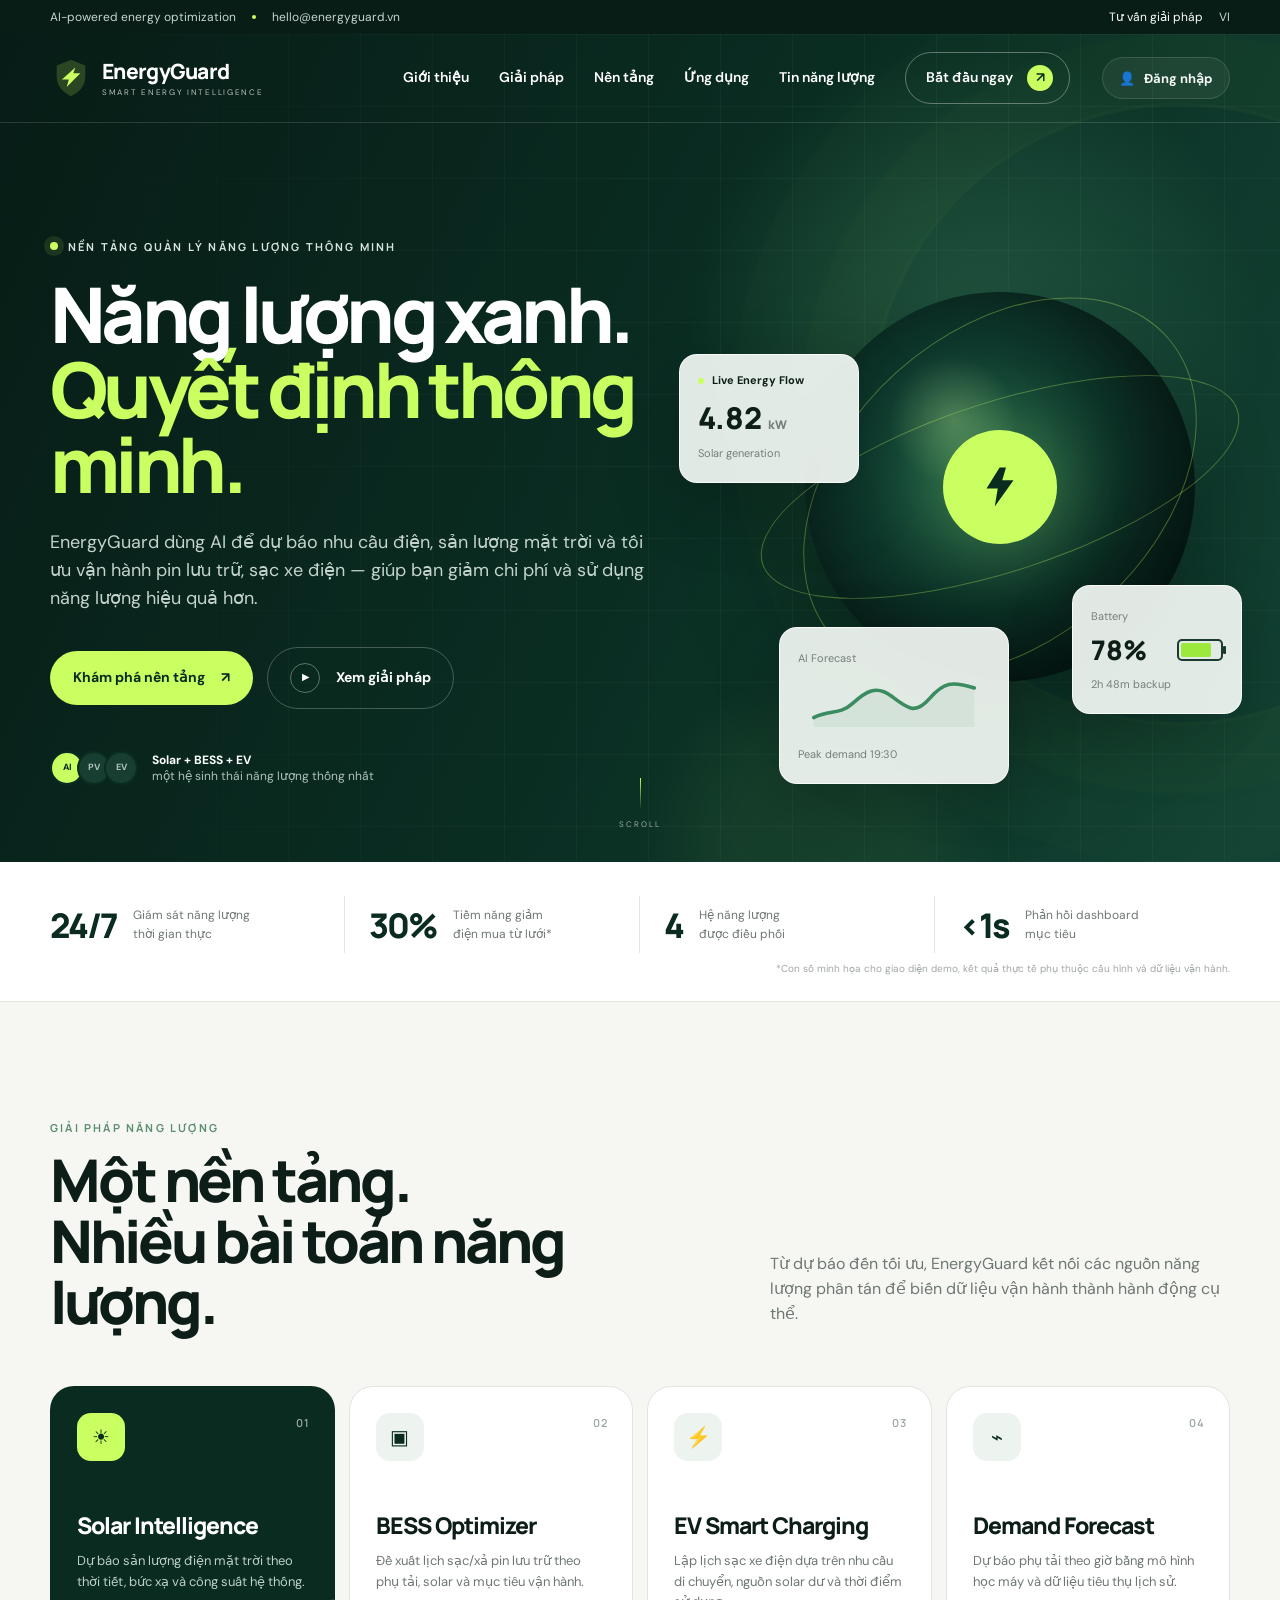
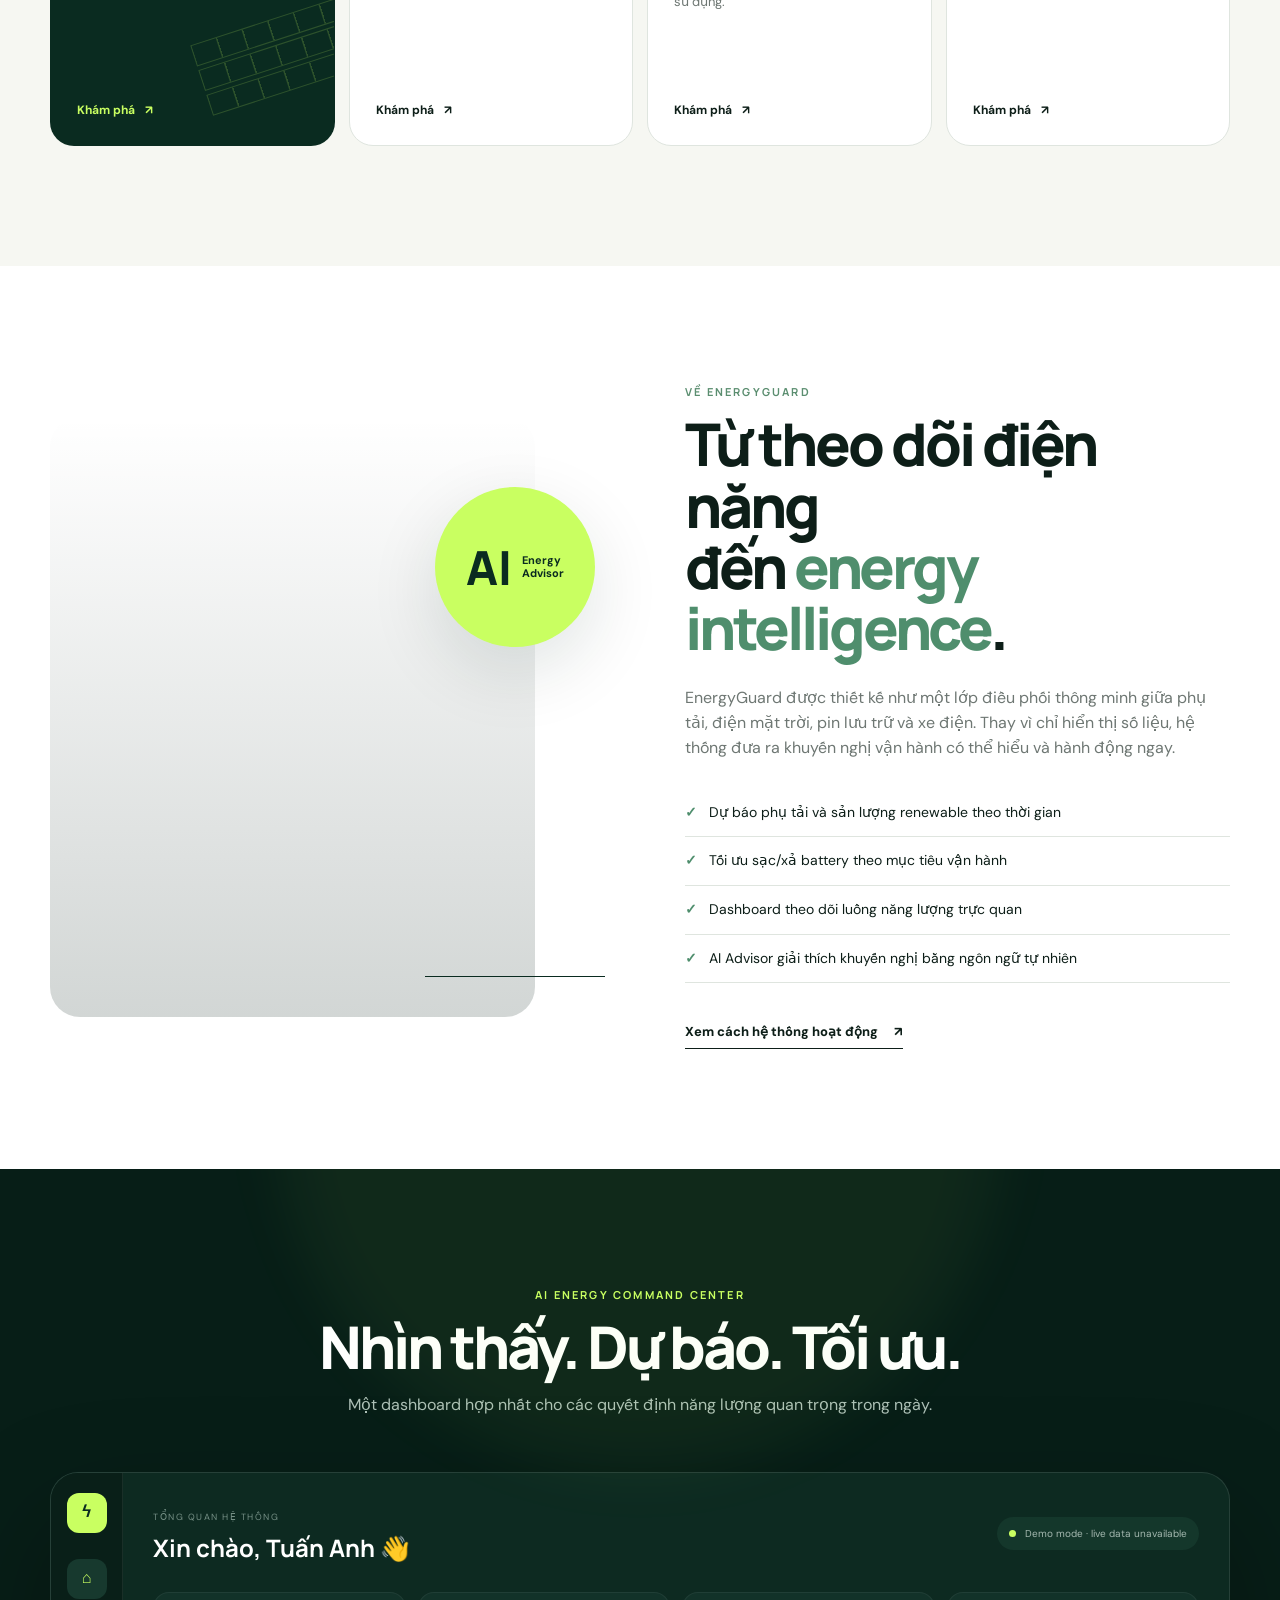
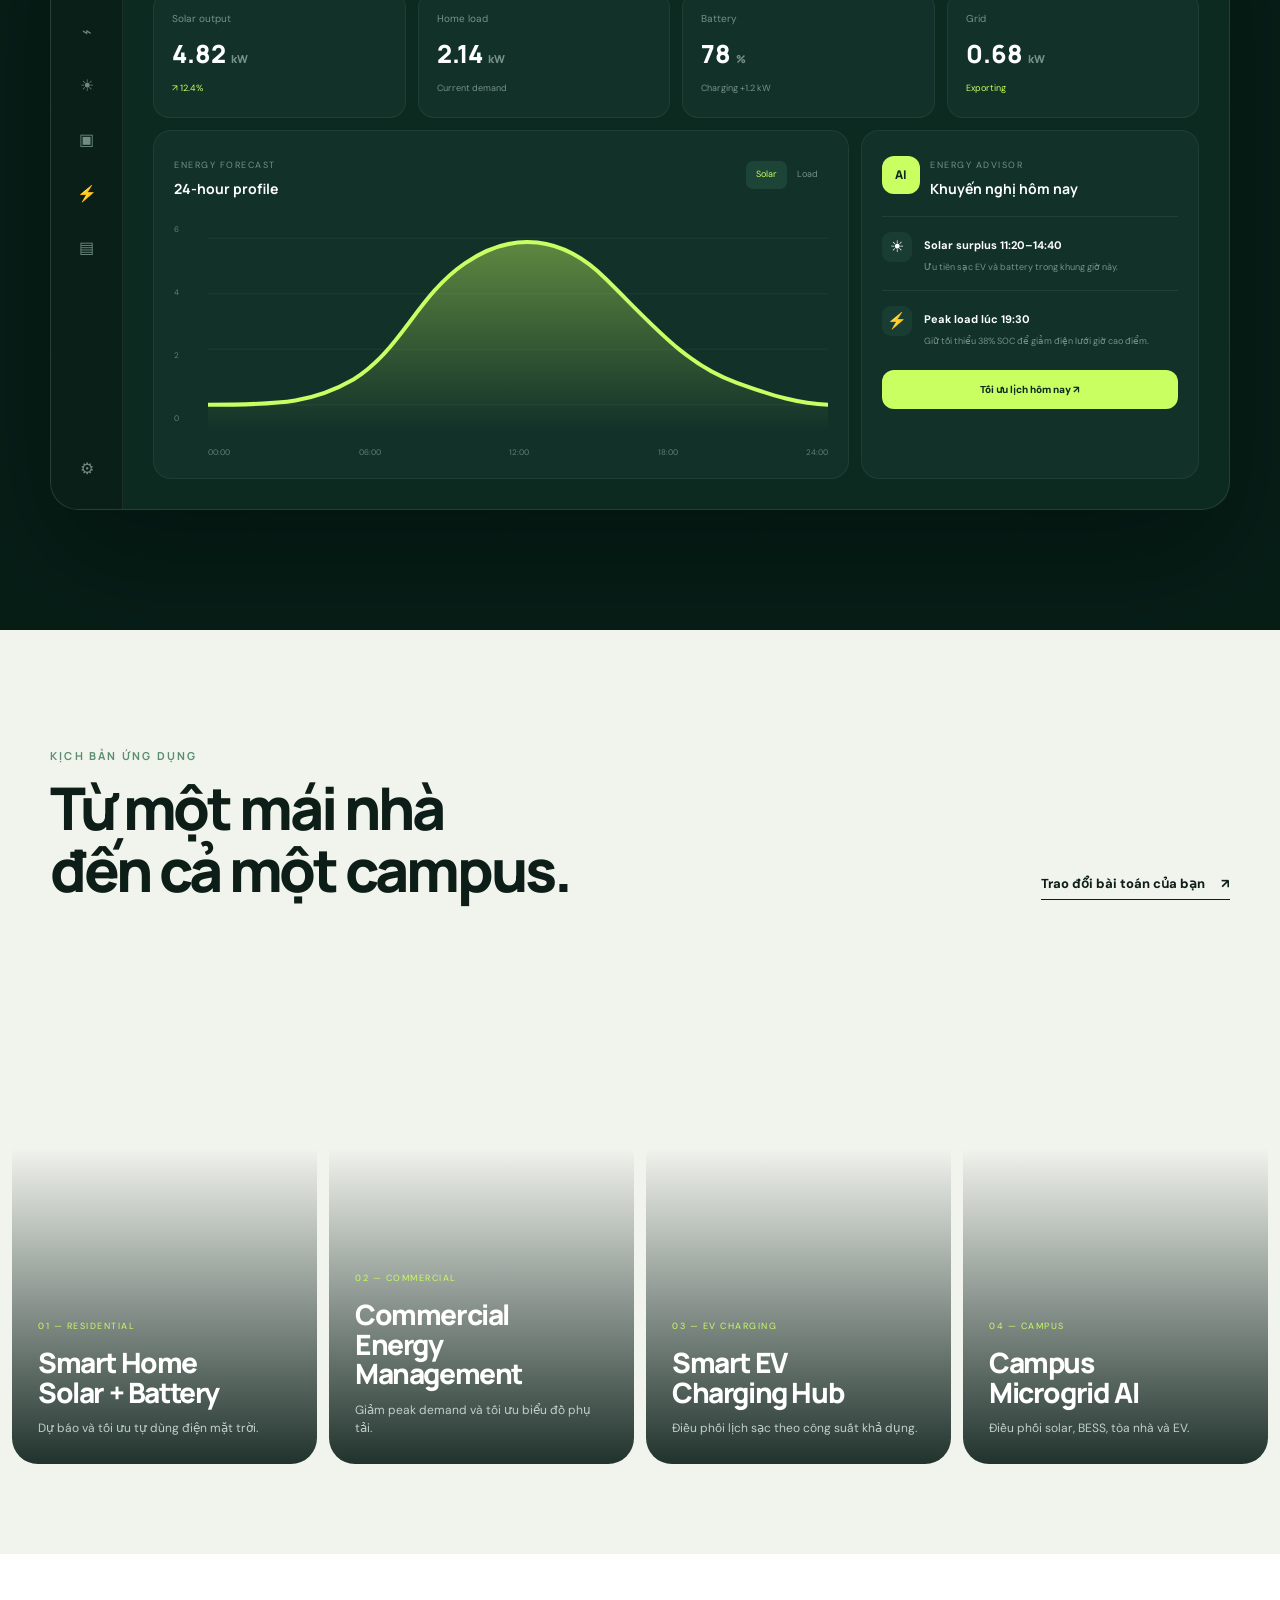
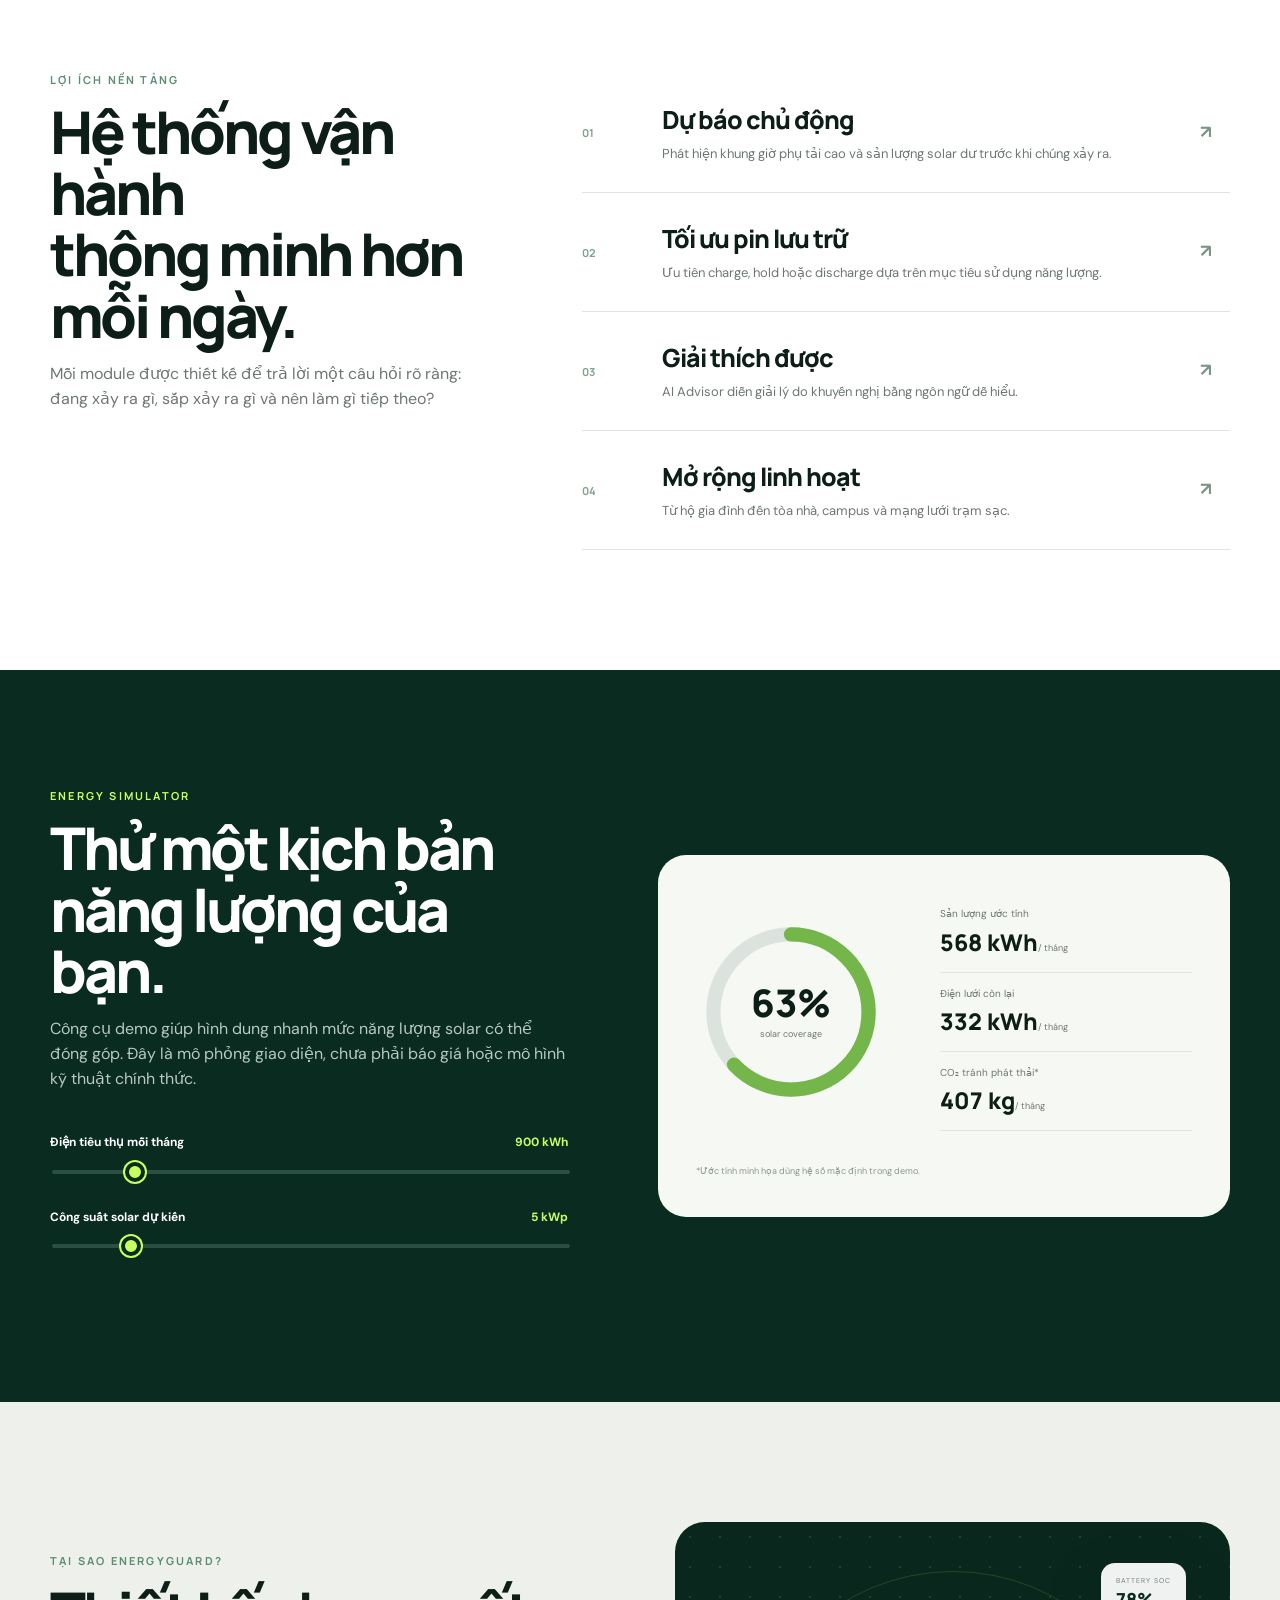
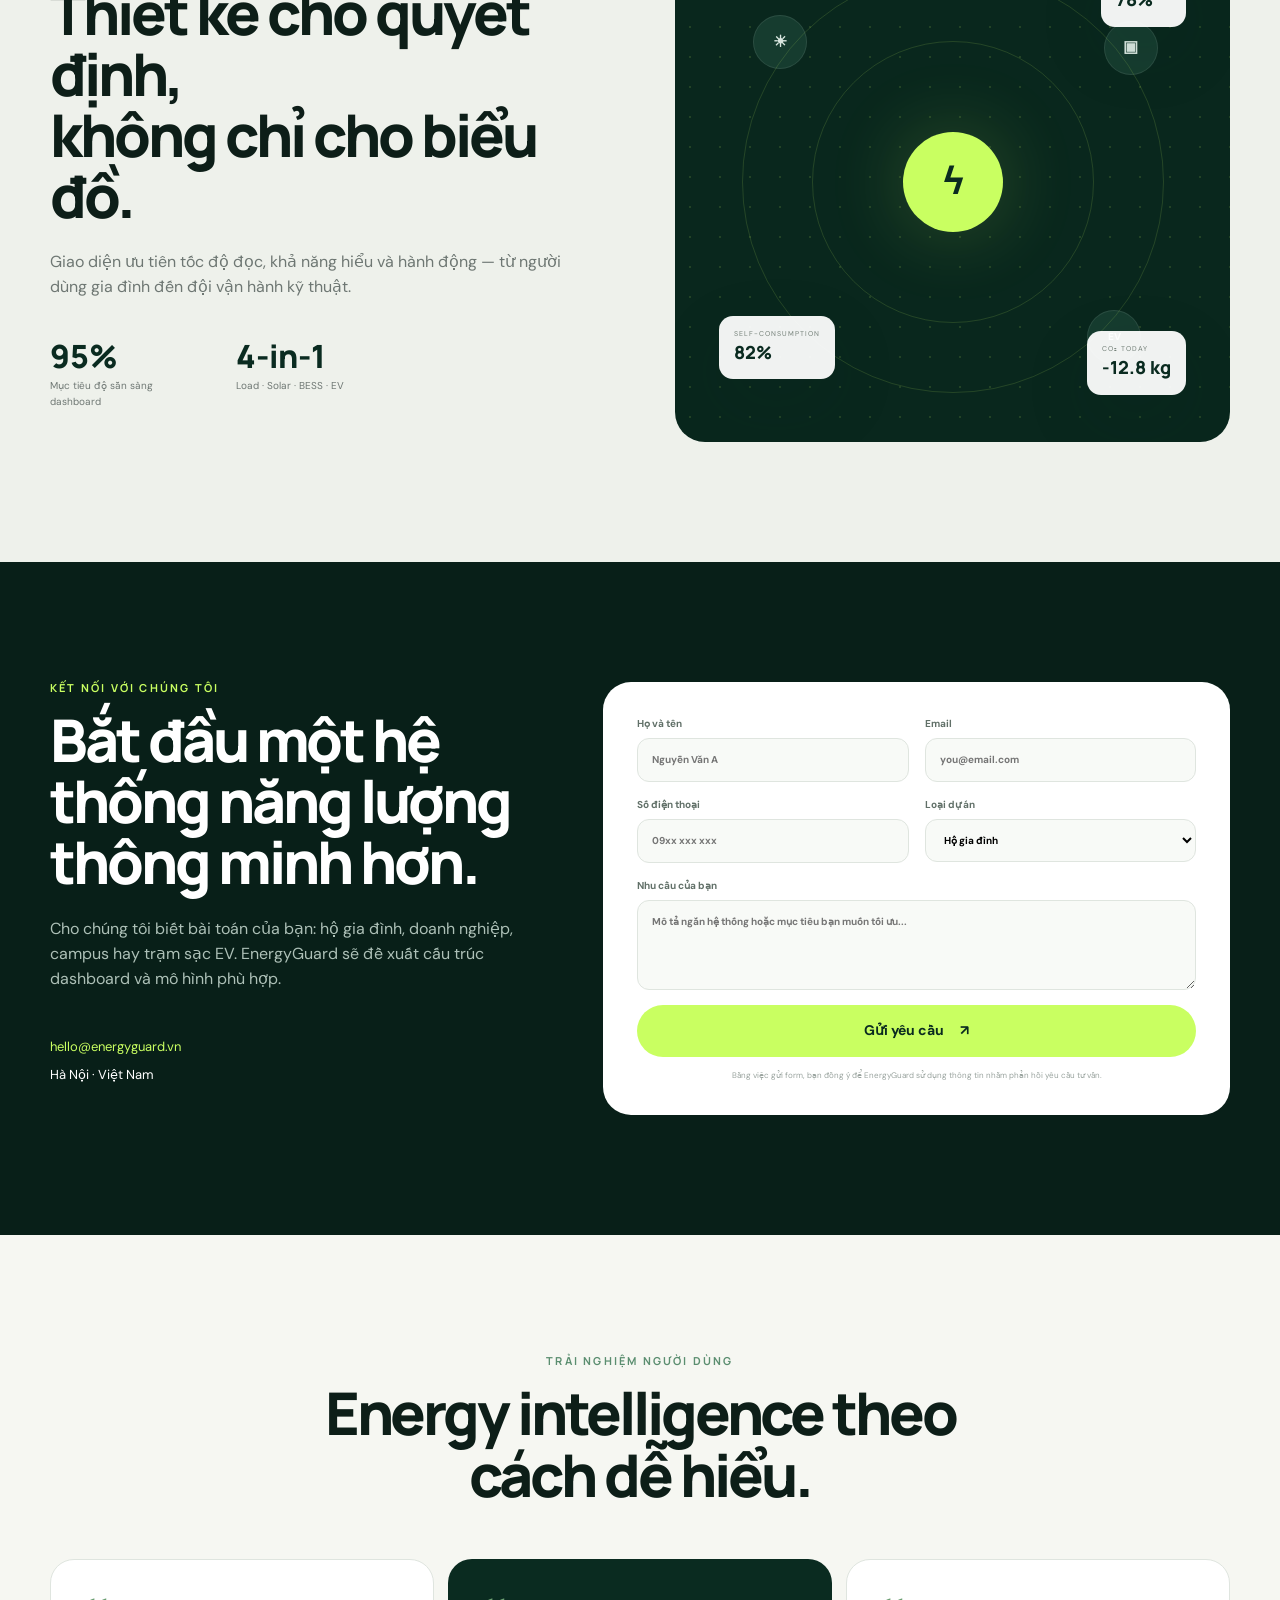
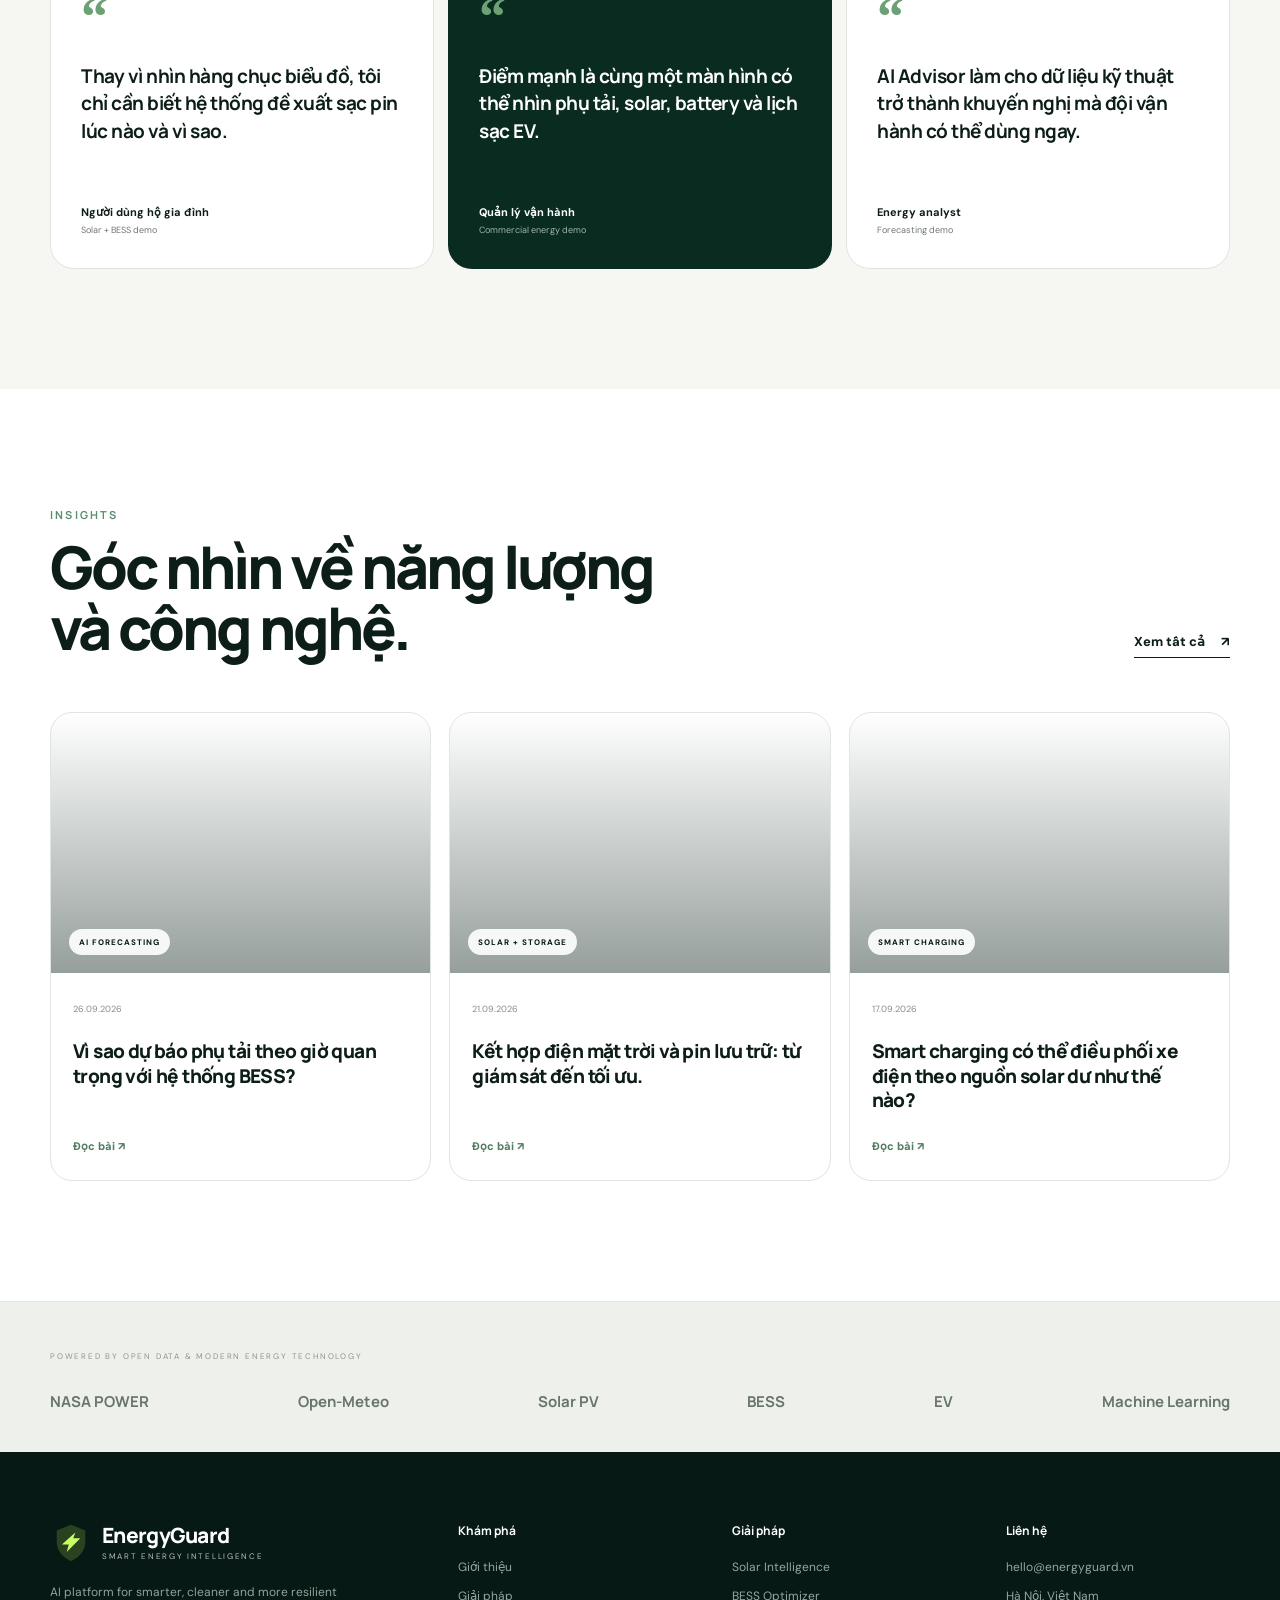
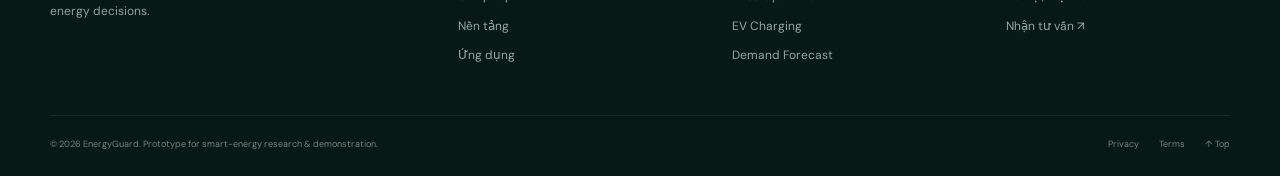
<file: index.html>
<!doctype html>
<html lang="vi">
<head>
  <meta charset="utf-8" />
  <meta name="viewport" content="width=device-width, initial-scale=1" />
  <meta name="theme-color" content="#09291e" />
  <meta name="description" content="EnergyGuard - Nền tảng AI dự báo, tối ưu và quản lý năng lượng thông minh cho gia đình, doanh nghiệp và trạm sạc EV." />
  <title>EnergyGuard — Smart Energy Intelligence</title>
  <link rel="preconnect" href="https://fonts.googleapis.com">
  <link rel="preconnect" href="https://fonts.gstatic.com" crossorigin>
  <link href="https://fonts.googleapis.com/css2?family=DM+Sans:wght@400;500;600;700&family=Manrope:wght@500;600;700;800&display=swap" rel="stylesheet">
  <link rel="stylesheet" href="styles.css" />
</head>
<body>
  <div class="cursor-glow" aria-hidden="true"></div>

  <header class="site-header" id="top">
    <div class="utility-bar">
      <div class="container utility-inner">
        <div class="utility-left">
          <span>AI-powered energy optimization</span>
          <span class="dot"></span>
          <a href="mailto:hello@energyguard.vn">hello@energyguard.vn</a>
        </div>
        <div class="utility-right">
          <a href="#contact">Tư vấn giải pháp</a>
          <span>VI</span>
        </div>
      </div>
    </div>

    <nav class="navbar" aria-label="Điều hướng chính">
      <div class="container nav-inner">
        <a class="brand" href="#top" aria-label="EnergyGuard - Trang chủ">
          <span class="brand-mark" aria-hidden="true">
            <svg viewBox="0 0 44 44" role="img"><path d="M22 3 37 9v11c0 10.7-6.4 17.2-15 21C13.4 37.2 7 30.7 7 20V9l15-6Z" fill="currentColor" opacity=".18"/><path d="M12.5 23.5h7.2l-2.2 8L31.8 17h-7.4l2.1-6.1-14 12.6Z" fill="currentColor"/></svg>
          </span>
          <span class="brand-copy"><strong>EnergyGuard</strong><small>SMART ENERGY INTELLIGENCE</small></span>
        </a>

        <button class="menu-toggle" aria-expanded="false" aria-controls="main-menu" aria-label="Mở menu">
          <span></span><span></span><span></span>
        </button>

        <div class="nav-menu" id="main-menu">
          <a href="#about">Giới thiệu</a>
          <a href="#solutions">Giải pháp</a>
          <a href="#platform">Nền tảng</a>
          <a href="#projects">Ứng dụng</a>
          <a href="#insights">Tin năng lượng</a>
          <a class="nav-cta" href="#contact">Bắt đầu ngay <span>↗</span></a>
        </div>
      </div>
    </nav>
  </header>

  <main>
    <section class="hero">
      <div class="hero-grid" aria-hidden="true"></div>
      <div class="hero-orb hero-orb-1" aria-hidden="true"></div>
      <div class="hero-orb hero-orb-2" aria-hidden="true"></div>
      <div class="container hero-inner">
        <div class="hero-copy reveal">
          <div class="eyebrow"><span class="eyebrow-pulse"></span>NỀN TẢNG QUẢN LÝ NĂNG LƯỢNG THÔNG MINH</div>
          <h1>Năng lượng xanh.<br><span>Quyết định thông minh.</span></h1>
          <p>EnergyGuard dùng AI để dự báo nhu cầu điện, sản lượng mặt trời và tối ưu vận hành pin lưu trữ, sạc xe điện — giúp bạn giảm chi phí và sử dụng năng lượng hiệu quả hơn.</p>
          <div class="hero-actions">
            <a class="btn btn-primary" href="#platform">Khám phá nền tảng <span>↗</span></a>
            <a class="btn btn-ghost" href="#solutions"><span class="play">▶</span> Xem giải pháp</a>
          </div>
          <div class="hero-trust">
            <div class="mini-avatars"><span>AI</span><span>PV</span><span>EV</span></div>
            <p><strong>Solar + BESS + EV</strong><br>một hệ sinh thái năng lượng thống nhất</p>
          </div>
        </div>

        <div class="hero-visual reveal reveal-delay-1">
          <div class="energy-sphere">
            <div class="sphere-ring ring-a"></div>
            <div class="sphere-ring ring-b"></div>
            <div class="sphere-core">
              <svg viewBox="0 0 64 64" aria-hidden="true"><path d="M31.5 6 14 34h15l-4 24 25-35H35l5-17H31.5Z" fill="currentColor"/></svg>
            </div>
          </div>
          <div class="float-card live-card">
            <div><span class="status-dot"></span> Live Energy Flow</div>
            <strong>4.82 <small>kW</small></strong>
            <span>Solar generation</span>
          </div>
          <div class="float-card battery-card">
            <span>Battery</span>
            <div class="battery-row"><strong>78%</strong><span class="battery-icon"><i></i></span></div>
            <small>2h 48m backup</small>
          </div>
          <div class="float-card ai-card">
            <span>AI Forecast</span>
            <svg viewBox="0 0 140 44" aria-label="Biểu đồ dự báo"><path d="M2 36 C16 29,24 34,35 24 S55 8,68 18 S88 34,100 20 S119 5,138 11" fill="none" stroke="currentColor" stroke-width="3" stroke-linecap="round"/><path d="M2 36 C16 29,24 34,35 24 S55 8,68 18 S88 34,100 20 S119 5,138 11 L138 44 L2 44Z" fill="currentColor" opacity=".08"/></svg>
            <small>Peak demand 19:30</small>
          </div>
        </div>
      </div>
      <a class="scroll-cue" href="#stats" aria-label="Cuộn xuống"><span></span>SCROLL</a>
    </section>

    <section class="stats" id="stats">
      <div class="container stats-grid">
        <div class="stat reveal"><strong><span class="counter" data-target="24">0</span>/7</strong><p>Giám sát năng lượng<br>thời gian thực</p></div>
        <div class="stat reveal"><strong><span class="counter" data-target="30">0</span>%</strong><p>Tiềm năng giảm<br>điện mua từ lưới*</p></div>
        <div class="stat reveal"><strong><span class="counter" data-target="4">0</span></strong><p>Hệ năng lượng<br>được điều phối</p></div>
        <div class="stat reveal"><strong>&lt;<span class="counter" data-target="1">0</span>s</strong><p>Phản hồi dashboard<br>mục tiêu</p></div>
      </div>
      <div class="container"><p class="stats-note">*Con số minh họa cho giao diện demo, kết quả thực tế phụ thuộc cấu hình và dữ liệu vận hành.</p></div>
    </section>

    <section class="section solutions" id="solutions">
      <div class="container">
        <div class="section-heading split-heading reveal">
          <div><span class="kicker">GIẢI PHÁP NĂNG LƯỢNG</span><h2>Một nền tảng.<br>Nhiều bài toán năng lượng.</h2></div>
          <p>Từ dự báo đến tối ưu, EnergyGuard kết nối các nguồn năng lượng phân tán để biến dữ liệu vận hành thành hành động cụ thể.</p>
        </div>

        <div class="solution-grid">
          <article class="solution-card featured reveal">
            <div class="card-icon">☀</div>
            <span class="card-index">01</span>
            <h3>Solar Intelligence</h3>
            <p>Dự báo sản lượng điện mặt trời theo thời tiết, bức xạ và công suất hệ thống.</p>
            <a href="#platform">Khám phá <span>↗</span></a>
            <div class="solar-art" aria-hidden="true"><span></span><span></span><span></span></div>
          </article>
          <article class="solution-card reveal">
            <div class="card-icon">▣</div><span class="card-index">02</span>
            <h3>BESS Optimizer</h3><p>Đề xuất lịch sạc/xả pin lưu trữ theo phụ tải, solar và mục tiêu vận hành.</p><a href="#platform">Khám phá <span>↗</span></a>
          </article>
          <article class="solution-card reveal">
            <div class="card-icon">⚡</div><span class="card-index">03</span>
            <h3>EV Smart Charging</h3><p>Lập lịch sạc xe điện dựa trên nhu cầu di chuyển, nguồn solar dư và thời điểm sử dụng.</p><a href="#platform">Khám phá <span>↗</span></a>
          </article>
          <article class="solution-card reveal">
            <div class="card-icon">⌁</div><span class="card-index">04</span>
            <h3>Demand Forecast</h3><p>Dự báo phụ tải theo giờ bằng mô hình học máy và dữ liệu tiêu thụ lịch sử.</p><a href="#platform">Khám phá <span>↗</span></a>
          </article>
        </div>
      </div>
    </section>

    <section class="section about" id="about">
      <div class="container about-grid">
        <div class="about-visual reveal">
          <div class="photo-panel"></div>
          <div class="about-badge"><strong>AI</strong><span>Energy<br>Advisor</span></div>
          <div class="about-line"></div>
        </div>
        <div class="about-copy reveal reveal-delay-1">
          <span class="kicker">VỀ ENERGYGUARD</span>
          <h2>Từ theo dõi điện năng<br>đến <em>energy intelligence</em>.</h2>
          <p>EnergyGuard được thiết kế như một lớp điều phối thông minh giữa phụ tải, điện mặt trời, pin lưu trữ và xe điện. Thay vì chỉ hiển thị số liệu, hệ thống đưa ra khuyến nghị vận hành có thể hiểu và hành động ngay.</p>
          <ul class="check-list">
            <li><span>✓</span>Dự báo phụ tải và sản lượng renewable theo thời gian</li>
            <li><span>✓</span>Tối ưu sạc/xả battery theo mục tiêu vận hành</li>
            <li><span>✓</span>Dashboard theo dõi luồng năng lượng trực quan</li>
            <li><span>✓</span>AI Advisor giải thích khuyến nghị bằng ngôn ngữ tự nhiên</li>
          </ul>
          <a class="text-link" href="#platform">Xem cách hệ thống hoạt động <span>↗</span></a>
        </div>
      </div>
    </section>

    <section class="section platform" id="platform">
      <div class="container">
        <div class="section-heading centered reveal">
          <span class="kicker light">AI ENERGY COMMAND CENTER</span>
          <h2>Nhìn thấy. Dự báo. Tối ưu.</h2>
          <p>Một dashboard hợp nhất cho các quyết định năng lượng quan trọng trong ngày.</p>
        </div>

        <div class="dashboard-shell reveal">
          <div class="dash-sidebar">
            <a class="dash-logo" href="#top"><span>ϟ</span></a>
            <button class="active" title="Tổng quan">⌂</button><button title="Năng lượng">⌁</button><button title="Solar">☀</button><button title="Battery">▣</button><button title="EV">⚡</button><button title="Analytics">▤</button>
            <button class="dash-bottom" title="Cài đặt">⚙</button>
          </div>
          <div class="dash-main">
            <div class="dash-topline">
              <div><small>TỔNG QUAN HỆ THỐNG</small><h3>Xin chào, Tuấn Anh 👋</h3></div>
              <div class="dash-status"><span></span> All systems normal</div>
            </div>
            <div class="dash-metrics">
              <div class="metric"><small>Solar output</small><strong>4.82 <em>kW</em></strong><span class="up">↗ 12.4%</span></div>
              <div class="metric"><small>Home load</small><strong>2.14 <em>kW</em></strong><span>Current demand</span></div>
              <div class="metric"><small>Battery</small><strong>78 <em>%</em></strong><span>Charging +1.2 kW</span></div>
              <div class="metric"><small>Grid</small><strong>0.68 <em>kW</em></strong><span class="up">Exporting</span></div>
            </div>
            <div class="dash-content-grid">
              <div class="chart-panel">
                <div class="panel-head"><div><small>ENERGY FORECAST</small><strong>24-hour profile</strong></div><div class="chart-tabs"><button class="active" data-series="solar">Solar</button><button data-series="load">Load</button></div></div>
                <div class="energy-chart" id="energy-chart">
                  <div class="chart-y"><span>6</span><span>4</span><span>2</span><span>0</span></div>
                  <svg viewBox="0 0 640 210" preserveAspectRatio="none" aria-label="Biểu đồ năng lượng 24 giờ">
                    <defs><linearGradient id="areaGrad" x1="0" x2="0" y1="0" y2="1"><stop offset="0%" stop-color="#c8ff62" stop-opacity=".42"/><stop offset="100%" stop-color="#c8ff62" stop-opacity="0"/></linearGradient></defs>
                    <g class="grid-lines"><line x1="0" y1="20" x2="640" y2="20"/><line x1="0" y1="75" x2="640" y2="75"/><line x1="0" y1="130" x2="640" y2="130"/><line x1="0" y1="185" x2="640" y2="185"/></g>
                    <path class="area-path" d="M0 185 C80 185 110 182 150 160 C200 130 215 78 265 45 C315 12 366 18 410 60 C458 105 492 145 545 163 C585 177 610 184 640 185 L640 210 L0 210Z" fill="url(#areaGrad)"/>
                    <path class="line-path" d="M0 185 C80 185 110 182 150 160 C200 130 215 78 265 45 C315 12 366 18 410 60 C458 105 492 145 545 163 C585 177 610 184 640 185" fill="none" stroke="#c8ff62" stroke-width="4" stroke-linecap="round"/>
                  </svg>
                  <div class="chart-x"><span>00:00</span><span>06:00</span><span>12:00</span><span>18:00</span><span>24:00</span></div>
                </div>
              </div>
              <div class="advisor-panel">
                <div class="advisor-head"><span class="ai-dot">AI</span><div><small>ENERGY ADVISOR</small><strong>Khuyến nghị hôm nay</strong></div></div>
                <div class="recommendation"><span>☀</span><div><strong>Solar surplus 11:20–14:40</strong><p>Ưu tiên sạc EV và battery trong khung giờ này.</p></div></div>
                <div class="recommendation"><span>⚡</span><div><strong>Peak load lúc 19:30</strong><p>Giữ tối thiểu 38% SOC để giảm điện lưới giờ cao điểm.</p></div></div>
                <button class="advisor-btn" id="advisor-btn">Tối ưu lịch hôm nay <span>↗</span></button>
              </div>
            </div>
          </div>
        </div>
      </div>
    </section>

    <section class="section projects" id="projects">
      <div class="container">
        <div class="section-heading split-heading reveal">
          <div><span class="kicker">KỊCH BẢN ỨNG DỤNG</span><h2>Từ một mái nhà<br>đến cả một campus.</h2></div>
          <a class="text-link" href="#contact">Trao đổi bài toán của bạn <span>↗</span></a>
        </div>
      </div>
      <div class="project-track">
        <article class="project-card p1 reveal"><div class="project-overlay"></div><div class="project-copy"><span>01 — RESIDENTIAL</span><h3>Smart Home<br>Solar + Battery</h3><p>Dự báo và tối ưu tự dùng điện mặt trời.</p></div></article>
        <article class="project-card p2 reveal"><div class="project-overlay"></div><div class="project-copy"><span>02 — COMMERCIAL</span><h3>Commercial<br>Energy Management</h3><p>Giảm peak demand và tối ưu biểu đồ phụ tải.</p></div></article>
        <article class="project-card p3 reveal"><div class="project-overlay"></div><div class="project-copy"><span>03 — EV CHARGING</span><h3>Smart EV<br>Charging Hub</h3><p>Điều phối lịch sạc theo công suất khả dụng.</p></div></article>
        <article class="project-card p4 reveal"><div class="project-overlay"></div><div class="project-copy"><span>04 — CAMPUS</span><h3>Campus<br>Microgrid AI</h3><p>Điều phối solar, BESS, tòa nhà và EV.</p></div></article>
      </div>
    </section>

    <section class="section benefits">
      <div class="container benefits-grid">
        <div class="benefit-title reveal"><span class="kicker">LỢI ÍCH NỀN TẢNG</span><h2>Hệ thống vận hành<br>thông minh hơn mỗi ngày.</h2><p>Mỗi module được thiết kế để trả lời một câu hỏi rõ ràng: đang xảy ra gì, sắp xảy ra gì và nên làm gì tiếp theo?</p></div>
        <div class="benefit-list">
          <article class="benefit-item reveal"><span>01</span><div><h3>Dự báo chủ động</h3><p>Phát hiện khung giờ phụ tải cao và sản lượng solar dư trước khi chúng xảy ra.</p></div><b>↗</b></article>
          <article class="benefit-item reveal"><span>02</span><div><h3>Tối ưu pin lưu trữ</h3><p>Ưu tiên charge, hold hoặc discharge dựa trên mục tiêu sử dụng năng lượng.</p></div><b>↗</b></article>
          <article class="benefit-item reveal"><span>03</span><div><h3>Giải thích được</h3><p>AI Advisor diễn giải lý do khuyến nghị bằng ngôn ngữ dễ hiểu.</p></div><b>↗</b></article>
          <article class="benefit-item reveal"><span>04</span><div><h3>Mở rộng linh hoạt</h3><p>Từ hộ gia đình đến tòa nhà, campus và mạng lưới trạm sạc.</p></div><b>↗</b></article>
        </div>
      </div>
    </section>

    <section class="section calculator-section">
      <div class="container calculator-grid">
        <div class="calculator-copy reveal">
          <span class="kicker light">ENERGY SIMULATOR</span>
          <h2>Thử một kịch bản<br>năng lượng của bạn.</h2>
          <p>Công cụ demo giúp hình dung nhanh mức năng lượng solar có thể đóng góp. Đây là mô phỏng giao diện, chưa phải báo giá hoặc mô hình kỹ thuật chính thức.</p>
          <div class="calc-form">
            <label>Điện tiêu thụ mỗi tháng <span><b id="consumption-value">900</b> kWh</span><input id="consumption" type="range" min="200" max="5000" step="50" value="900"></label>
            <label>Công suất solar dự kiến <span><b id="solar-value">5</b> kWp</span><input id="solar-size" type="range" min="1" max="30" step="1" value="5"></label>
          </div>
        </div>
        <div class="calculator-result reveal reveal-delay-1">
          <div class="result-ring"><svg viewBox="0 0 120 120"><circle cx="60" cy="60" r="49"/><circle class="ring-progress" cx="60" cy="60" r="49"/></svg><div><strong id="coverage">63%</strong><span>solar coverage</span></div></div>
          <div class="result-metrics"><div><small>Sản lượng ước tính</small><strong id="generation">568 kWh</strong><span>/ tháng</span></div><div><small>Điện lưới còn lại</small><strong id="grid-use">332 kWh</strong><span>/ tháng</span></div><div><small>CO₂ tránh phát thải*</small><strong id="co2">407 kg</strong><span>/ tháng</span></div></div>
          <small class="result-note">*Ước tính minh họa dùng hệ số mặc định trong demo.</small>
        </div>
      </div>
    </section>

    <section class="section why-us">
      <div class="container why-grid">
        <div class="why-copy reveal"><span class="kicker">TẠI SAO ENERGYGUARD?</span><h2>Thiết kế cho quyết định,<br>không chỉ cho biểu đồ.</h2><p>Giao diện ưu tiên tốc độ đọc, khả năng hiểu và hành động — từ người dùng gia đình đến đội vận hành kỹ thuật.</p><div class="why-stats"><div><strong>95%</strong><span>Mục tiêu độ sẵn sàng dashboard</span></div><div><strong>4-in-1</strong><span>Load · Solar · BESS · EV</span></div></div></div>
        <div class="why-visual reveal reveal-delay-1"><div class="pulse-grid"></div><div class="floating-number n1"><small>SELF-CONSUMPTION</small><strong>82%</strong></div><div class="floating-number n2"><small>BATTERY SOC</small><strong>78%</strong></div><div class="floating-number n3"><small>CO₂ TODAY</small><strong>-12.8 kg</strong></div><div class="energy-node center-node">ϟ</div><div class="energy-node node-a">☀</div><div class="energy-node node-b">▣</div><div class="energy-node node-c">EV</div></div>
      </div>
    </section>

    <section class="section contact" id="contact">
      <div class="container contact-grid">
        <div class="contact-copy reveal"><span class="kicker light">KẾT NỐI VỚI CHÚNG TÔI</span><h2>Bắt đầu một hệ thống năng lượng thông minh hơn.</h2><p>Cho chúng tôi biết bài toán của bạn: hộ gia đình, doanh nghiệp, campus hay trạm sạc EV. EnergyGuard sẽ đề xuất cấu trúc dashboard và mô hình phù hợp.</p><div class="contact-details"><a href="mailto:hello@energyguard.vn">hello@energyguard.vn</a><span>Hà Nội · Việt Nam</span></div></div>
        <form class="contact-form reveal reveal-delay-1" id="contact-form">
          <div class="form-row"><label>Họ và tên<input type="text" name="name" placeholder="Nguyễn Văn A" required></label><label>Email<input type="email" name="email" placeholder="you@email.com" required></label></div>
          <div class="form-row"><label>Số điện thoại<input type="tel" name="phone" placeholder="09xx xxx xxx"></label><label>Loại dự án<select name="type"><option>Hộ gia đình</option><option>Doanh nghiệp / C&I</option><option>Campus / Tòa nhà</option><option>EV Charging</option><option>Khác</option></select></label></div>
          <label>Nhu cầu của bạn<textarea name="message" rows="4" placeholder="Mô tả ngắn hệ thống hoặc mục tiêu bạn muốn tối ưu..."></textarea></label>
          <button class="btn btn-primary wide" type="submit">Gửi yêu cầu <span>↗</span></button>
          <small>Bằng việc gửi form, bạn đồng ý để EnergyGuard sử dụng thông tin nhằm phản hồi yêu cầu tư vấn.</small>
        </form>
      </div>
    </section>

    <section class="section testimonials">
      <div class="container">
        <div class="section-heading centered reveal"><span class="kicker">TRẢI NGHIỆM NGƯỜI DÙNG</span><h2>Energy intelligence theo cách dễ hiểu.</h2></div>
        <div class="testimonial-grid">
          <blockquote class="quote-card reveal"><span class="quote-mark">“</span><p>Thay vì nhìn hàng chục biểu đồ, tôi chỉ cần biết hệ thống đề xuất sạc pin lúc nào và vì sao.</p><footer><strong>Người dùng hộ gia đình</strong><span>Solar + BESS demo</span></footer></blockquote>
          <blockquote class="quote-card dark reveal"><span class="quote-mark">“</span><p>Điểm mạnh là cùng một màn hình có thể nhìn phụ tải, solar, battery và lịch sạc EV.</p><footer><strong>Quản lý vận hành</strong><span>Commercial energy demo</span></footer></blockquote>
          <blockquote class="quote-card reveal"><span class="quote-mark">“</span><p>AI Advisor làm cho dữ liệu kỹ thuật trở thành khuyến nghị mà đội vận hành có thể dùng ngay.</p><footer><strong>Energy analyst</strong><span>Forecasting demo</span></footer></blockquote>
        </div>
      </div>
    </section>

    <section class="section insights" id="insights">
      <div class="container">
        <div class="section-heading split-heading reveal"><div><span class="kicker">INSIGHTS</span><h2>Góc nhìn về năng lượng<br>và công nghệ.</h2></div><a class="text-link" href="#insights">Xem tất cả <span>↗</span></a></div>
        <div class="news-grid">
          <article class="news-card reveal"><div class="news-image ni1"><span>AI FORECASTING</span></div><div class="news-body"><time>26.09.2026</time><h3>Vì sao dự báo phụ tải theo giờ quan trọng với hệ thống BESS?</h3><a href="#platform">Đọc bài <span>↗</span></a></div></article>
          <article class="news-card reveal"><div class="news-image ni2"><span>SOLAR + STORAGE</span></div><div class="news-body"><time>21.09.2026</time><h3>Kết hợp điện mặt trời và pin lưu trữ: từ giám sát đến tối ưu.</h3><a href="#platform">Đọc bài <span>↗</span></a></div></article>
          <article class="news-card reveal"><div class="news-image ni3"><span>SMART CHARGING</span></div><div class="news-body"><time>17.09.2026</time><h3>Smart charging có thể điều phối xe điện theo nguồn solar dư như thế nào?</h3><a href="#platform">Đọc bài <span>↗</span></a></div></article>
        </div>
      </div>
    </section>

    <section class="partner-strip" aria-label="Hệ sinh thái công nghệ">
      <div class="container"><span>POWERED BY OPEN DATA & MODERN ENERGY TECHNOLOGY</span><div class="partner-row"><b>NASA POWER</b><b>Open-Meteo</b><b>Solar PV</b><b>BESS</b><b>EV</b><b>Machine Learning</b></div></div>
    </section>
  </main>

  <footer class="footer">
    <div class="container footer-grid">
      <div class="footer-brand"><a class="brand inverse" href="#top"><span class="brand-mark"><svg viewBox="0 0 44 44"><path d="M22 3 37 9v11c0 10.7-6.4 17.2-15 21C13.4 37.2 7 30.7 7 20V9l15-6Z" fill="currentColor" opacity=".18"/><path d="M12.5 23.5h7.2l-2.2 8L31.8 17h-7.4l2.1-6.1-14 12.6Z" fill="currentColor"/></svg></span><span class="brand-copy"><strong>EnergyGuard</strong><small>SMART ENERGY INTELLIGENCE</small></span></a><p>AI platform for smarter, cleaner and more resilient energy decisions.</p></div>
      <div class="footer-col"><strong>Khám phá</strong><a href="#about">Giới thiệu</a><a href="#solutions">Giải pháp</a><a href="#platform">Nền tảng</a><a href="#projects">Ứng dụng</a></div>
      <div class="footer-col"><strong>Giải pháp</strong><a href="#solutions">Solar Intelligence</a><a href="#solutions">BESS Optimizer</a><a href="#solutions">EV Charging</a><a href="#solutions">Demand Forecast</a></div>
      <div class="footer-col"><strong>Liên hệ</strong><a href="mailto:hello@energyguard.vn">hello@energyguard.vn</a><span>Hà Nội, Việt Nam</span><a href="#contact">Nhận tư vấn ↗</a></div>
    </div>
    <div class="container footer-bottom"><span>© 2026 EnergyGuard. Prototype for smart-energy research & demonstration.</span><div><a href="#top">Privacy</a><a href="#top">Terms</a><a href="#top">↑ Top</a></div></div>
  </footer>

  <div class="toast" id="toast" role="status" aria-live="polite"><strong>Đã nhận yêu cầu!</strong><span>EnergyGuard demo đã ghi nhận thông tin của bạn.</span></div>

  <script src="script.js"></script>
</body>
</html>
</file>
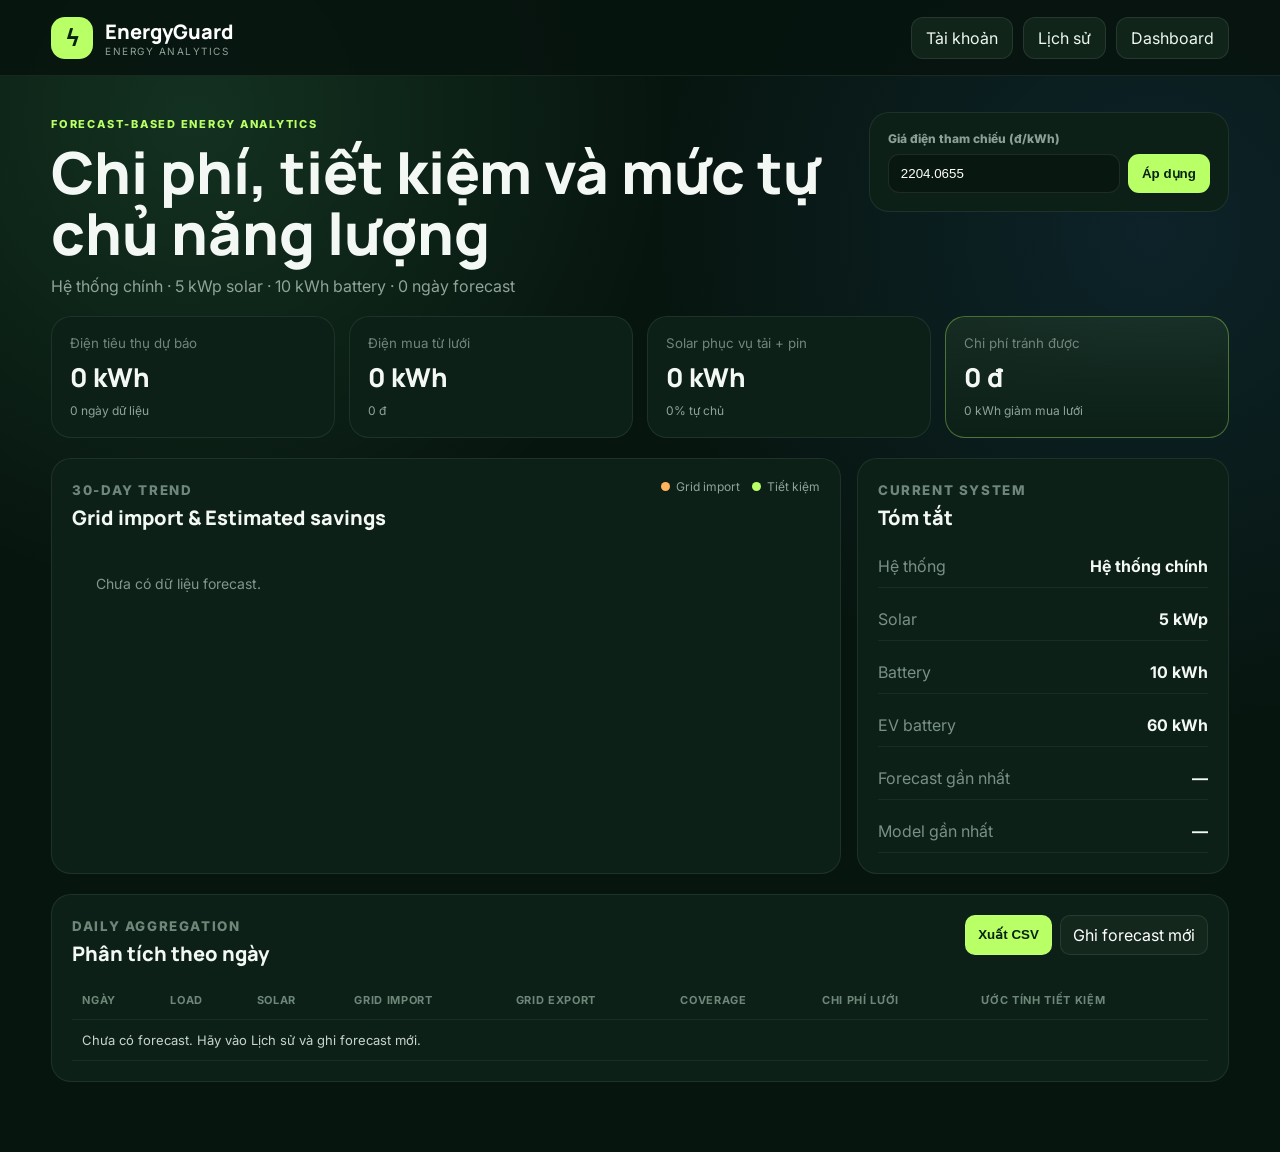
<file: analytics.html>
<!doctype html><html lang="vi"><head><meta charset="utf-8"><meta name="viewport" content="width=device-width,initial-scale=1"><meta name="theme-color" content="#07150f"><title>Energy Analytics — EnergyGuard</title><link rel="preconnect" href="https://fonts.googleapis.com"><link rel="preconnect" href="https://fonts.gstatic.com" crossorigin><link href="https://fonts.googleapis.com/css2?family=Inter:wght@400;500;600;700;800&family=Manrope:wght@600;700;800&display=swap" rel="stylesheet"><link rel="stylesheet" href="auth.css"><style>.analytics-note,.tariff-card>small,.panel-heading p,.methodology{display:none!important}</style></head><body><div class="account-shell"><header class="topbar"><a class="brand" href="index.html"><span class="brand-mark">ϟ</span><span><strong>EnergyGuard</strong><small>ENERGY ANALYTICS</small></span></a><div class="top-actions"><a href="account.html">Tài khoản</a><a href="history.html">Lịch sử</a><a href="dashboard.html">Dashboard</a></div></header><main class="analytics-shell"><section class="analytics-hero"><div><span class="analytics-kicker">FORECAST-BASED ENERGY ANALYTICS</span><h1>Chi phí, tiết kiệm và mức tự chủ năng lượng</h1><p id="analytics-sub">Đang tải hệ thống…</p><div class="analytics-note">Các số liệu tài chính bên dưới là <strong>ước tính từ forecast</strong>, không phải hóa đơn điện thực tế. Doanh thu bán điện dư chưa được tính.</div></div><div class="tariff-card"><label>Giá điện tham chiếu (đ/kWh)</label><div class="tariff-row"><input id="tariff" type="number" min="0" step="1" value="2204.0655"><button id="save-tariff">Áp dụng</button></div><small>Mặc định: giá bán lẻ điện bình quân 2.204,0655 đ/kWh, chưa VAT. Có thể chỉnh theo biểu giá thực tế của bạn.</small></div></section><section class="analytics-kpis"><article><small>Điện tiêu thụ dự báo</small><strong id="a-load">0 kWh</strong><span id="a-days">0 ngày dữ liệu</span></article><article><small>Điện mua từ lưới</small><strong id="a-grid">0 kWh</strong><span id="a-grid-cost">0 đ</span></article><article><small>Solar phục vụ tải + pin</small><strong id="a-solar-used">0 kWh</strong><span id="a-self">0% tự chủ</span></article><article class="accent"><small>Chi phí tránh được</small><strong id="a-savings">0 đ</strong><span id="a-savings-kwh">0 kWh giảm mua lưới</span></article></section><section class="analytics-grid"><article class="analytics-panel wide"><div class="panel-heading"><div><small>30-DAY TREND</small><h2>Grid import & Estimated savings</h2></div><div class="legend"><span><i class="dot-grid"></i>Grid import</span><span><i class="dot-save"></i>Tiết kiệm</span></div></div><canvas id="analytics-chart" height="300"></canvas></article><article class="analytics-panel"><div class="panel-heading"><div><small>CURRENT SYSTEM</small><h2>Tóm tắt</h2></div></div><div class="summary-list"><div><span>Hệ thống</span><strong id="sum-system">—</strong></div><div><span>Solar</span><strong id="sum-solar">—</strong></div><div><span>Battery</span><strong id="sum-battery">—</strong></div><div><span>EV battery</span><strong id="sum-ev">—</strong></div><div><span>Forecast gần nhất</span><strong id="sum-last">—</strong></div><div><span>Model gần nhất</span><strong id="sum-model">—</strong></div></div></article></section><section class="analytics-panel"><div class="panel-heading"><div><small>DAILY AGGREGATION</small><h2>Phân tích theo ngày</h2><p>Chỉ dùng forecast mới nhất của mỗi ngày để tránh đếm trùng khi bạn chạy nhiều forecast trong cùng một ngày.</p></div><div class="analytics-actions"><button id="export-csv">Xuất CSV</button><a href="history.html">Ghi forecast mới</a></div></div><div class="table-scroll"><table class="analytics-table"><thead><tr><th>Ngày</th><th>Load</th><th>Solar</th><th>Grid import</th><th>Grid export</th><th>Coverage</th><th>Chi phí lưới</th><th>Ước tính tiết kiệm</th></tr></thead><tbody id="analytics-body"></tbody></table></div></section><section class="analytics-panel methodology"><div class="panel-heading"><div><small>METHODOLOGY</small><h2>Cách EnergyGuard tính</h2></div></div><div class="method-grid"><div><strong>Baseline cost</strong><p>Load forecast × giá điện tham chiếu.</p></div><div><strong>Grid cost</strong><p>Grid import sau tối ưu BESS × giá điện tham chiếu.</p></div><div><strong>Estimated savings</strong><p>Max(Load − Grid import, 0) × giá điện. Không cộng doanh thu bán điện dư.</p></div><div><strong>Monthly view</strong><p>Cộng forecast mới nhất của từng ngày có dữ liệu; không nội suy những ngày chưa có forecast.</p></div></div></section></main></div><script src="auth.js"></script><script src="analytics.js"></script></body></html>
</file>
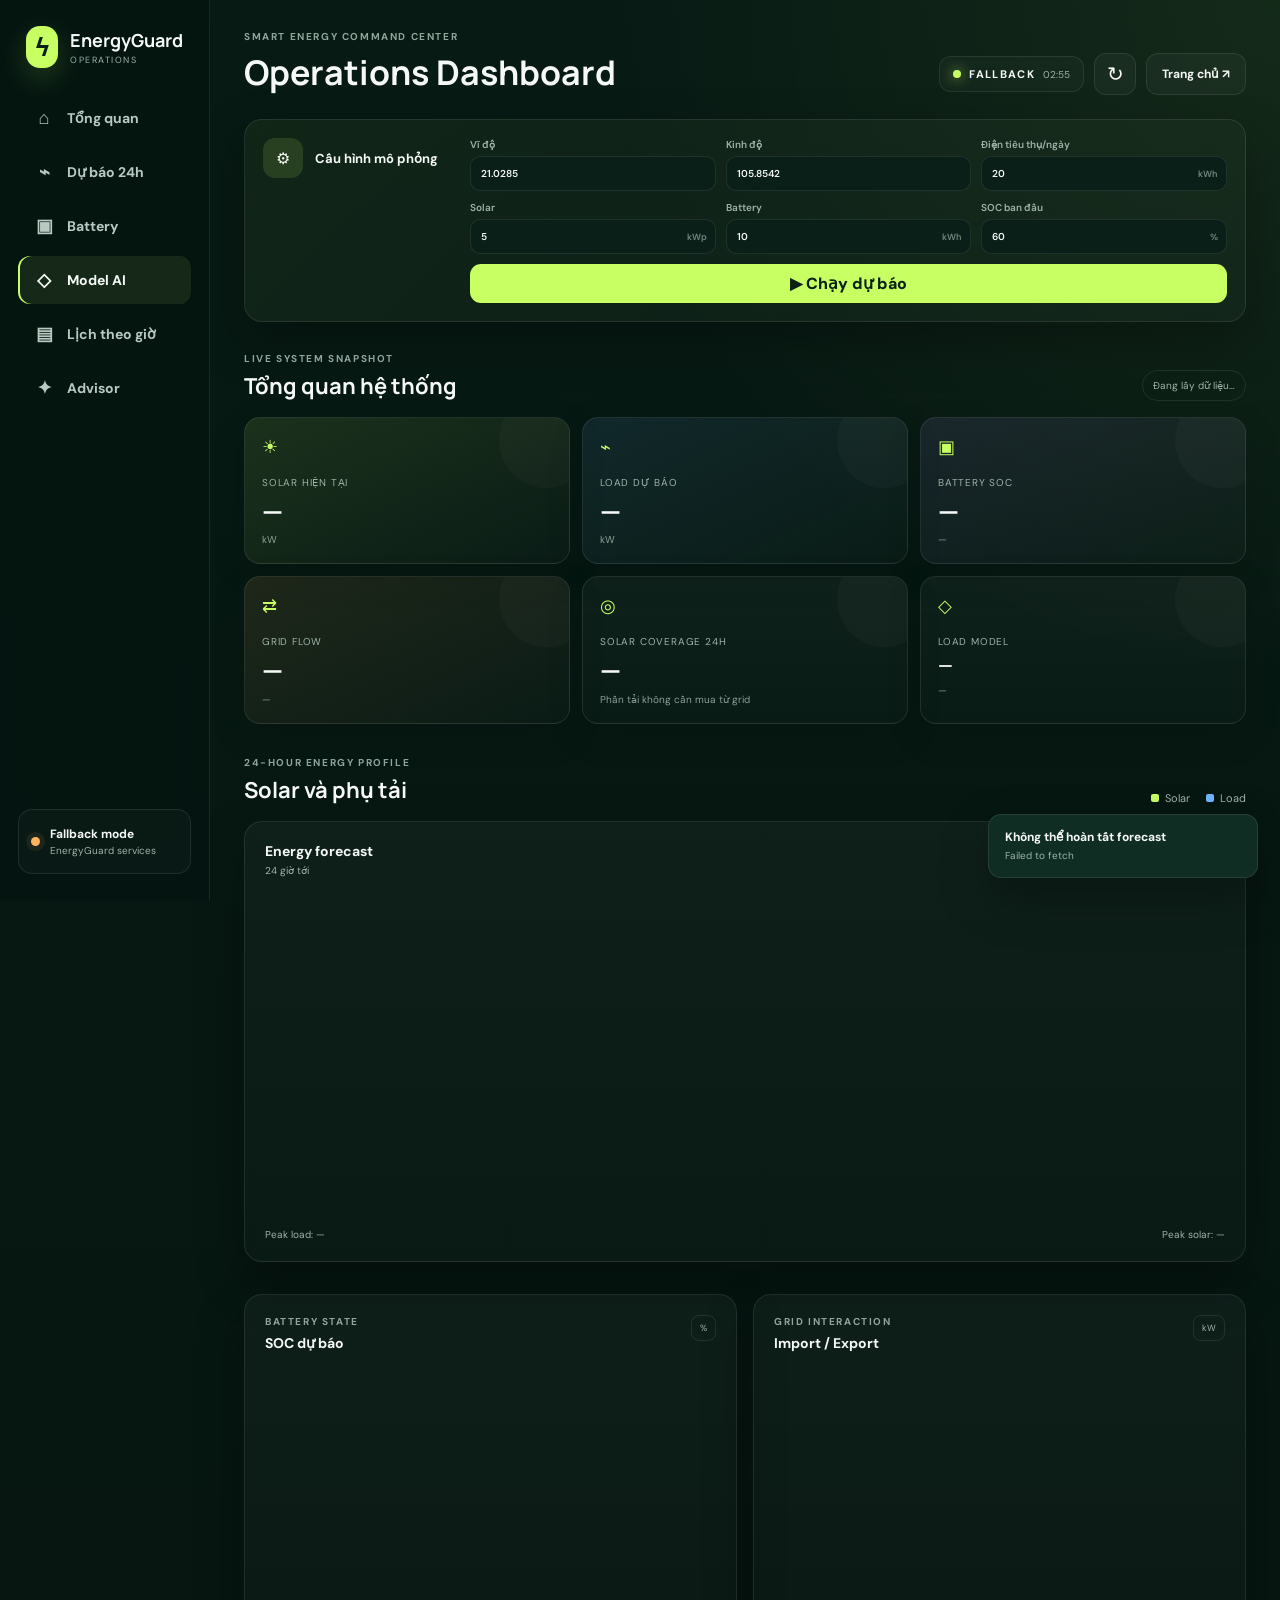
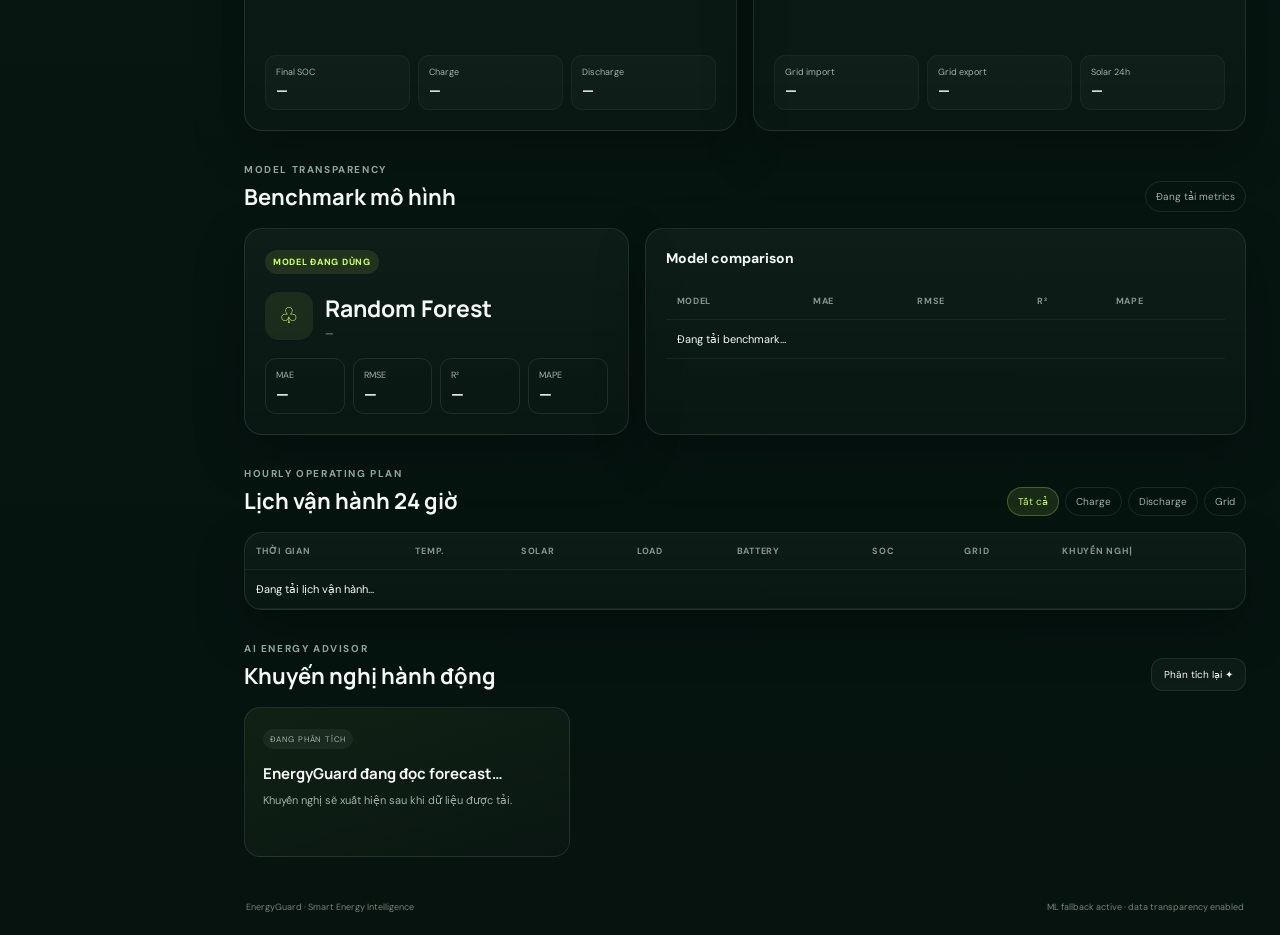
<file: dashboard.html>
<!doctype html>
<html lang="vi">
<head>
  <meta charset="utf-8" />
  <meta name="viewport" content="width=device-width, initial-scale=1" />
  <meta name="theme-color" content="#071c16" />
  <meta name="description" content="EnergyGuard Operations Dashboard — dự báo phụ tải, solar, SOC pin, grid flow và benchmark mô hình." />
  <title>EnergyGuard — Operations Dashboard</title>
  <link rel="preconnect" href="https://fonts.googleapis.com">
  <link rel="preconnect" href="https://fonts.gstatic.com" crossorigin>
  <link href="https://fonts.googleapis.com/css2?family=DM+Sans:wght@400;500;600;700&family=Manrope:wght@500;600;700;800&display=swap" rel="stylesheet">
  <link rel="stylesheet" href="dashboard.css" />
  <style>.control-title small,.model-note,.comparison-card .panel-top small,#loading-subtitle{display:none!important}</style>
</head>
<body>
  <div class="app-shell">
    <aside class="side-nav">
      <a class="side-brand" href="index.html" aria-label="EnergyGuard trang chủ">
        <span class="brand-bolt">ϟ</span>
        <span><strong>EnergyGuard</strong><small>OPERATIONS</small></span>
      </a>
      <nav class="side-links" aria-label="Dashboard navigation">
        <a class="active" href="#overview"><span>⌂</span><b>Tổng quan</b></a>
        <a href="#forecast"><span>⌁</span><b>Dự báo 24h</b></a>
        <a href="#battery"><span>▣</span><b>Battery</b></a>
        <a href="#model"><span>◇</span><b>Model AI</b></a>
        <a href="#schedule"><span>▤</span><b>Lịch theo giờ</b></a>
        <a href="#advisor"><span>✦</span><b>Advisor</b></a>
      </nav>
      <div class="side-foot">
        <span class="connection-dot"></span>
        <div><strong id="side-status">Đang kết nối</strong><small>EnergyGuard services</small></div>
      </div>
    </aside>

    <main class="dashboard-main">
      <header class="topbar">
        <div>
          <p class="eyebrow">SMART ENERGY COMMAND CENTER</p>
          <h1>Operations Dashboard</h1>
        </div>
        <div class="topbar-actions">
          <div class="live-chip"><span></span><b id="live-state">LIVE</b><small id="updated-at">Chưa cập nhật</small></div>
          <button class="icon-button" id="refresh-btn" type="button" title="Làm mới dữ liệu">↻</button>
          <a class="home-link" href="index.html">Trang chủ ↗</a>
        </div>
      </header>

      <section class="control-panel" aria-label="Cấu hình hệ thống">
        <div class="control-title">
          <span class="control-icon">⚙</span>
          <div><strong>Cấu hình mô phỏng</strong><small>Thay đổi thông số rồi chạy lại forecast.</small></div>
        </div>
        <form id="system-form" class="control-grid">
          <label>Vĩ độ<input id="lat" name="lat" type="number" step="0.0001" value="21.0285" min="-90" max="90"></label>
          <label>Kinh độ<input id="lon" name="lon" type="number" step="0.0001" value="105.8542" min="-180" max="180"></label>
          <label>Điện tiêu thụ/ngày<input id="daily-load" name="dailyLoad" type="number" step="1" min="1" max="100000" value="20"><span>kWh</span></label>
          <label>Solar<input id="solar-kwp" name="solarKwp" type="number" step="0.5" min="0.1" max="5000" value="5"><span>kWp</span></label>
          <label>Battery<input id="battery-kwh" name="batteryKwh" type="number" step="1" min="0.5" max="10000" value="10"><span>kWh</span></label>
          <label>SOC ban đầu<input id="soc" name="soc" type="number" step="1" min="15" max="95" value="60"><span>%</span></label>
          <button class="run-button" type="submit"><span>▶</span> Chạy dự báo</button>
        </form>
      </section>

      <section class="section-block" id="overview">
        <div class="section-heading">
          <div><p class="eyebrow">LIVE SYSTEM SNAPSHOT</p><h2>Tổng quan hệ thống</h2></div>
          <div class="source-label" id="source-label">Đang lấy dữ liệu…</div>
        </div>
        <div class="kpi-grid">
          <article class="kpi-card lime"><div class="kpi-icon">☀</div><span>Solar hiện tại</span><strong id="kpi-solar">—</strong><small id="kpi-solar-sub">kW</small></article>
          <article class="kpi-card blue"><div class="kpi-icon">⌁</div><span>Load dự báo</span><strong id="kpi-load">—</strong><small id="kpi-load-sub">kW</small></article>
          <article class="kpi-card violet"><div class="kpi-icon">▣</div><span>Battery SOC</span><strong id="kpi-soc">—</strong><small id="kpi-battery-action">—</small></article>
          <article class="kpi-card orange"><div class="kpi-icon">⇄</div><span>Grid flow</span><strong id="kpi-grid">—</strong><small id="kpi-grid-sub">—</small></article>
          <article class="kpi-card"><div class="kpi-icon">◎</div><span>Solar coverage 24h</span><strong id="kpi-coverage">—</strong><small>Phần tải không cần mua từ grid</small></article>
          <article class="kpi-card"><div class="kpi-icon">◇</div><span>Load model</span><strong class="model-name" id="kpi-model">—</strong><small id="kpi-model-sub">—</small></article>
        </div>
      </section>

      <section class="section-block" id="forecast">
        <div class="section-heading">
          <div><p class="eyebrow">24-HOUR ENERGY PROFILE</p><h2>Solar và phụ tải</h2></div>
          <div class="legend"><span class="solar-key">Solar</span><span class="load-key">Load</span></div>
        </div>
        <article class="panel chart-card large-chart">
          <div class="panel-top"><div><strong>Energy forecast</strong><small id="forecast-window">24 giờ tới</small></div><span class="panel-badge">kW</span></div>
          <canvas id="energy-canvas" height="320" aria-label="Biểu đồ Solar và Load 24 giờ"></canvas>
          <div class="chart-foot"><span id="peak-load-note">Peak load: —</span><span id="peak-solar-note">Peak solar: —</span></div>
        </article>
      </section>

      <section class="two-col section-block" id="battery">
        <article class="panel">
          <div class="panel-top"><div><p class="eyebrow">BATTERY STATE</p><strong>SOC dự báo</strong></div><span class="panel-badge">%</span></div>
          <canvas id="soc-canvas" height="270" aria-label="Biểu đồ SOC pin"></canvas>
          <div class="mini-stats"><div><span>Final SOC</span><strong id="final-soc">—</strong></div><div><span>Charge</span><strong id="charge-kwh">—</strong></div><div><span>Discharge</span><strong id="discharge-kwh">—</strong></div></div>
        </article>
        <article class="panel">
          <div class="panel-top"><div><p class="eyebrow">GRID INTERACTION</p><strong>Import / Export</strong></div><span class="panel-badge">kW</span></div>
          <canvas id="grid-canvas" height="270" aria-label="Biểu đồ điện lưới import export"></canvas>
          <div class="mini-stats"><div><span>Grid import</span><strong id="grid-import-kwh">—</strong></div><div><span>Grid export</span><strong id="grid-export-kwh">—</strong></div><div><span>Solar 24h</span><strong id="solar-kwh">—</strong></div></div>
        </article>
      </section>

      <section class="section-block" id="model">
        <div class="section-heading">
          <div><p class="eyebrow">MODEL TRANSPARENCY</p><h2>Benchmark mô hình</h2></div>
          <span class="quality-chip" id="model-quality">Đang tải metrics</span>
        </div>
        <div class="model-layout">
          <article class="panel model-card">
            <div class="winner-badge">MODEL ĐANG DÙNG</div>
            <div class="winner-name"><span class="tree-icon">♧</span><div><strong id="winner-name">Random Forest</strong><small id="winner-version">—</small></div></div>
            <div class="winner-metrics"><div><span>MAE</span><strong id="winner-mae">—</strong></div><div><span>RMSE</span><strong id="winner-rmse">—</strong></div><div><span>R²</span><strong id="winner-r2">—</strong></div><div><span>MAPE</span><strong id="winner-mape">—</strong></div></div>
            <p class="model-note">Metrics được tính trên tập test giữ lại theo thứ tự thời gian. Target là load factor chuẩn hóa, không phải kW tuyệt đối tại Việt Nam.</p>
          </article>
          <article class="panel comparison-card">
            <div class="panel-top"><div><strong>Model comparison</strong><small>Lower MAE/RMSE/MAPE tốt hơn; R² cao hơn tốt hơn.</small></div></div>
            <div class="table-wrap">
              <table class="model-table">
                <thead><tr><th>Model</th><th>MAE</th><th>RMSE</th><th>R²</th><th>MAPE</th></tr></thead>
                <tbody id="model-table-body"><tr><td colspan="5">Đang tải benchmark…</td></tr></tbody>
              </table>
            </div>
          </article>
        </div>
        <article class="data-lineage panel" style="display:none" aria-hidden="true">
          <div><span>DATASET</span><strong id="dataset-name">Power Consumption of Tetouan City</strong><small id="dataset-meta">UCI Machine Learning Repository</small></div>
          <div><span>TRAIN / TEST</span><strong id="split-info">—</strong><small>Chronological split</small></div>
          <div><span>TRANSFER LIMITATION</span><strong>Không phải dữ liệu Việt Nam</strong><small>Model cần retrain với smart-meter địa phương trước deployment thực tế.</small></div>
        </article>
      </section>

      <section class="section-block" id="schedule">
        <div class="section-heading">
          <div><p class="eyebrow">HOURLY OPERATING PLAN</p><h2>Lịch vận hành 24 giờ</h2></div>
          <div class="table-filter"><button class="active" data-filter="all">Tất cả</button><button data-filter="charge">Charge</button><button data-filter="discharge">Discharge</button><button data-filter="grid">Grid</button></div>
        </div>
        <article class="panel table-panel">
          <div class="table-wrap schedule-wrap">
            <table class="schedule-table">
              <thead><tr><th>Thời gian</th><th>Temp.</th><th>Solar</th><th>Load</th><th>Battery</th><th>SOC</th><th>Grid</th><th>Khuyến nghị</th></tr></thead>
              <tbody id="schedule-body"><tr><td colspan="8">Đang tải lịch vận hành…</td></tr></tbody>
            </table>
          </div>
        </article>
      </section>

      <section class="section-block" id="advisor">
        <div class="section-heading">
          <div><p class="eyebrow">AI ENERGY ADVISOR</p><h2>Khuyến nghị hành động</h2></div>
          <button class="secondary-button" id="advisor-refresh" type="button">Phân tích lại ✦</button>
        </div>
        <div class="advisor-grid" id="advisor-grid"><article class="advisor-card"><span class="advisor-priority">Đang phân tích</span><h3>EnergyGuard đang đọc forecast…</h3><p>Khuyến nghị sẽ xuất hiện sau khi dữ liệu được tải.</p></article></div>
      </section>

      <section class="section-block provenance-block" style="display:none" aria-hidden="true">
        <article class="panel provenance-panel">
          <div><p class="eyebrow">DATA PROVENANCE</p><h2>Nguồn và giới hạn dữ liệu</h2></div>
          <div class="provenance-grid">
            <div><span>Weather / Irradiance</span><strong>Open-Meteo</strong><small>Dữ liệu forecast theo tọa độ; Solar là engineering estimate từ GHI.</small></div>
            <div><span>Load model</span><strong>UCI Tetouan 2017</strong><small>Random Forest học load factor; không coi là calibration cho Hà Nội.</small></div>
            <div><span>Battery optimization</span><strong>Self-consumption greedy</strong><small>Mô phỏng theo SOC, hiệu suất round-trip và giới hạn charge/discharge.</small></div>
            <div><span>Fail-safe</span><strong>Baseline fallback</strong><small>Nếu ML service không khả dụng, dashboard dùng transparent baseline thay vì trả số giả.</small></div>
          </div>
        </article>
      </section>

      <footer class="dashboard-footer"><span>EnergyGuard · Smart Energy Intelligence</span><span id="footer-status">Data transparency enabled</span></footer>
    </main>
  </div>

  <div class="loading-overlay" id="loading-overlay"><div class="loader-ring"></div><strong id="loading-title">Đang tải EnergyGuard</strong><span id="loading-subtitle">Weather → ML → Battery optimizer</span></div>
  <div class="toast" id="toast"><strong></strong><span></span></div>
  <script src="dashboard.js"></script>
</body>
</html>
</file>
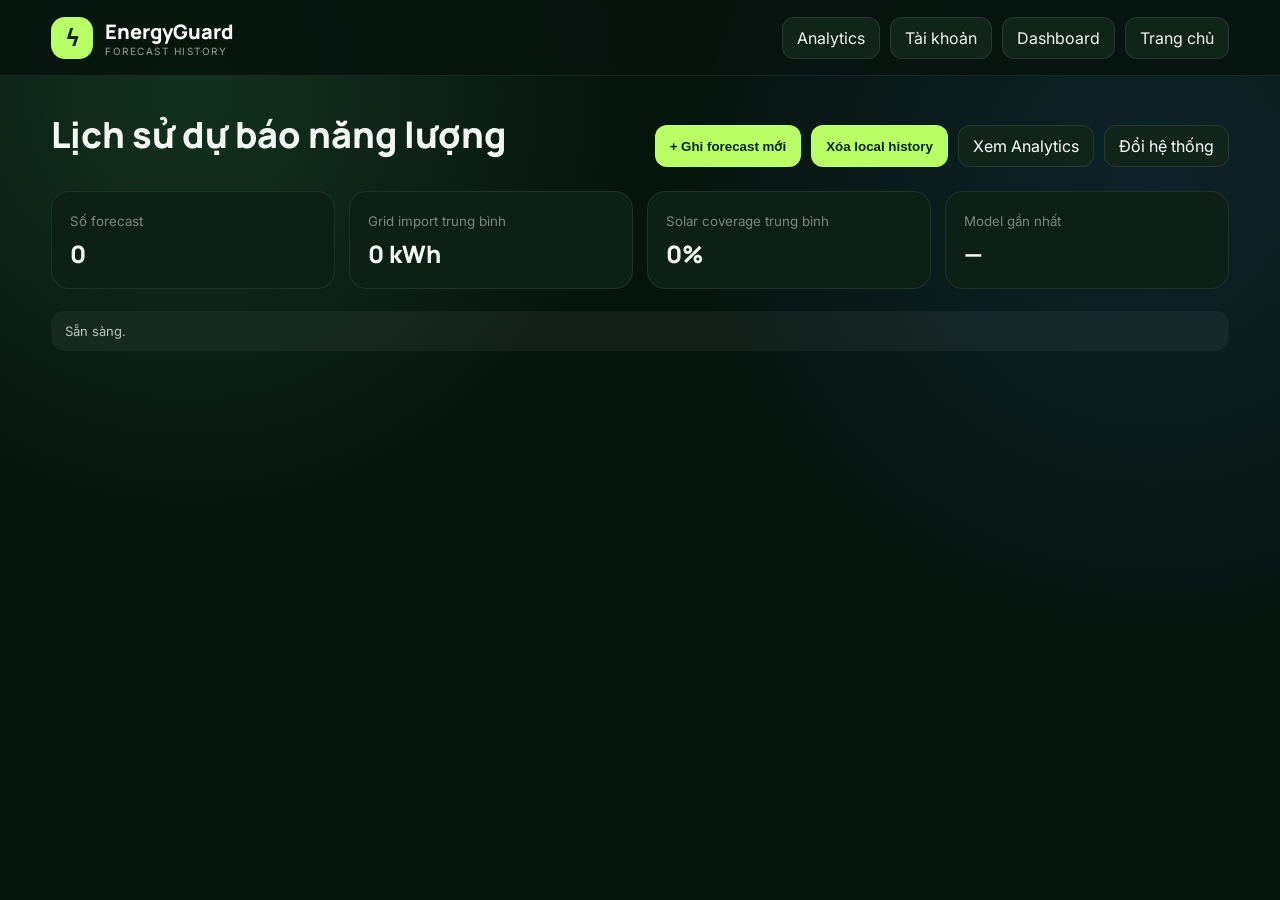
<file: history.html>
<!doctype html><html lang="vi"><head><meta charset="utf-8"><meta name="viewport" content="width=device-width,initial-scale=1"><meta name="theme-color" content="#07150f"><title>Lịch sử dự báo — EnergyGuard</title><link rel="preconnect" href="https://fonts.googleapis.com"><link rel="preconnect" href="https://fonts.gstatic.com" crossorigin><link href="https://fonts.googleapis.com/css2?family=Inter:wght@400;500;600;700;800&family=Manrope:wght@600;700;800&display=swap" rel="stylesheet"><link rel="stylesheet" href="auth.css"><style>.history-hero p,.storage-pill{display:none!important}</style></head><body><div class="account-shell"><header class="topbar"><a class="brand" href="index.html"><span class="brand-mark">ϟ</span><span><strong>EnergyGuard</strong><small>FORECAST HISTORY</small></span></a><div class="top-actions"><a href="analytics.html">Analytics</a><a href="account.html">Tài khoản</a><a href="dashboard.html">Dashboard</a><a href="index.html">Trang chủ</a></div></header><main class="history-shell"><section class="history-hero"><div><h1>Lịch sử dự báo năng lượng</h1><p id="history-sub">Các snapshot của hệ thống đang chọn.</p><span id="storage-pill" class="storage-pill">Đang kiểm tra storage…</span></div><div class="history-actions"><button id="record-run">+ Ghi forecast mới</button><button id="clear-history">Xóa local history</button><a href="analytics.html">Xem Analytics</a><a href="account.html">Đổi hệ thống</a></div></section><section class="history-grid"><article class="history-stat"><small>Số forecast</small><strong id="stat-runs">0</strong></article><article class="history-stat"><small>Grid import trung bình</small><strong id="stat-grid">0 kWh</strong></article><article class="history-stat"><small>Solar coverage trung bình</small><strong id="stat-coverage">0%</strong></article><article class="history-stat"><small>Model gần nhất</small><strong id="stat-model">—</strong></article></section><div id="run-status" class="status">Sẵn sàng.</div><section id="history-list" class="history-list"></section></main></div><script src="auth.js"></script><script src="history.js"></script></body></html>
</file>
<file: styles.css>
:root{--bg:#f6f7f2;--paper:#fff;--ink:#0d1e18;--muted:#6e7773;--line:#dfe5df;--green:#0a2b20;--green2:#103d2f;--lime:#c9ff61;--lime2:#9ce83d;--blue:#6fb6ff;--radius:26px;--shadow:0 24px 70px rgba(10,43,32,.12)}*{box-sizing:border-box}html{scroll-behavior:smooth}body{margin:0;font-family:'DM Sans',sans-serif;background:var(--bg);color:var(--ink);line-height:1.55;overflow-x:hidden}body.menu-open{overflow:hidden}a{color:inherit;text-decoration:none}button,input,select,textarea{font:inherit}.container{width:min(1180px,calc(100% - 40px));margin:0 auto}.utility-bar{background:#071d16;color:#c7d6cf;font-size:12px}.utility-inner{height:34px;display:flex;align-items:center;justify-content:space-between;gap:16px}.utility-left,.utility-right{display:flex;align-items:center;gap:16px}.utility-right a{color:#fff}.dot{width:4px;height:4px;background:var(--lime);border-radius:50%}.navbar{position:absolute;top:34px;left:0;right:0;z-index:20;color:#fff;border-bottom:1px solid rgba(255,255,255,.14)}.navbar.scrolled{position:fixed;top:0;background:rgba(8,31,24,.93);backdrop-filter:blur(16px);box-shadow:0 10px 40px rgba(0,0,0,.12)}.nav-inner{height:88px;display:flex;align-items:center;justify-content:space-between}.brand{display:inline-flex;align-items:center;gap:10px}.brand-mark{width:42px;height:42px;display:grid;place-items:center;color:var(--lime)}.brand-mark svg{width:100%;height:100%}.brand-copy{display:flex;flex-direction:column;line-height:1}.brand-copy strong{font:800 21px/1 'Manrope',sans-serif;letter-spacing:-.7px}.brand-copy small{font-size:8px;letter-spacing:1.7px;margin-top:6px;opacity:.72}.nav-menu{display:flex;align-items:center;gap:30px;font-size:14px;font-weight:600}.nav-menu>a:not(.nav-cta){position:relative}.nav-menu>a:not(.nav-cta):after{content:'';position:absolute;left:0;right:100%;bottom:-8px;height:2px;background:var(--lime);transition:.25s}.nav-menu>a:not(.nav-cta):hover:after{right:0}.nav-cta{padding:12px 16px 12px 20px;border:1px solid rgba(255,255,255,.34);border-radius:999px;display:flex;gap:14px;align-items:center}.nav-cta span{width:26px;height:26px;border-radius:50%;background:var(--lime);color:var(--green);display:grid;place-items:center}.menu-toggle{display:none;background:none;border:0;padding:8px}.menu-toggle span{display:block;width:26px;height:2px;background:#fff;margin:5px}.hero{min-height:780px;height:92vh;max-height:940px;background:radial-gradient(circle at 76% 36%,rgba(93,190,139,.27),transparent 26%),linear-gradient(115deg,#071c16 0%,#0a2d22 52%,#124334 100%);position:relative;overflow:hidden;color:#fff}.hero-grid{position:absolute;inset:0;background-image:linear-gradient(rgba(255,255,255,.035) 1px,transparent 1px),linear-gradient(90deg,rgba(255,255,255,.035) 1px,transparent 1px);background-size:72px 72px;mask-image:linear-gradient(to right,transparent 0,black 45%,black 100%)}.hero-orb{position:absolute;border-radius:50%;filter:blur(1px)}.hero-orb-1{width:620px;height:620px;right:-210px;top:70px;border:1px solid rgba(201,255,97,.12);box-shadow:0 0 0 70px rgba(201,255,97,.015),0 0 0 140px rgba(201,255,97,.01)}.hero-orb-2{width:280px;height:280px;right:25%;bottom:-120px;background:rgba(201,255,97,.05);filter:blur(30px)}.hero-inner{height:100%;padding-top:122px;display:grid;grid-template-columns:1.05fr .95fr;align-items:center;gap:20px;position:relative;z-index:2}.eyebrow,.kicker{font:700 11px/1 'Manrope',sans-serif;letter-spacing:2.2px}.eyebrow{display:inline-flex;align-items:center;gap:10px;color:#d7e5de;margin-bottom:24px}.eyebrow-pulse,.status-dot{width:8px;height:8px;background:var(--lime);border-radius:50%;box-shadow:0 0 0 6px rgba(201,255,97,.1)}.hero h1{font:800 clamp(54px,6vw,86px)/.98 'Manrope',sans-serif;letter-spacing:-4.6px;margin:0 0 28px;max-width:780px}.hero h1 span{color:var(--lime)}.hero-copy>p{max-width:610px;color:#c4d3cd;font-size:18px;margin:0 0 34px}.hero-actions{display:flex;align-items:center;gap:14px}.btn{display:inline-flex;align-items:center;justify-content:center;gap:16px;border-radius:999px;padding:15px 22px;font-weight:700;font-size:14px;border:1px solid transparent;cursor:pointer;transition:.25s}.btn-primary{background:var(--lime);color:var(--green)}.btn-primary:hover{background:#dcff98;transform:translateY(-2px)}.btn-ghost{border-color:rgba(255,255,255,.25);color:#fff}.btn-ghost:hover{background:rgba(255,255,255,.08)}.play{width:30px;height:30px;border:1px solid rgba(255,255,255,.35);border-radius:50%;display:grid;place-items:center;font-size:9px}.hero-trust{display:flex;gap:14px;align-items:center;margin-top:42px;color:#afc2b9}.hero-trust p{font-size:12px;margin:0;line-height:1.35}.hero-trust strong{color:#fff}.mini-avatars{display:flex}.mini-avatars span{width:34px;height:34px;border-radius:50%;display:grid;place-items:center;background:#183d31;border:2px solid #0a2d22;margin-left:-7px;font-size:9px;font-weight:800}.mini-avatars span:first-child{margin-left:0;background:var(--lime);color:var(--green)}.hero-visual{position:relative;height:570px}.energy-sphere{position:absolute;width:390px;height:390px;border-radius:50%;right:35px;top:68px;background:radial-gradient(circle at 38% 33%,rgba(215,255,158,.26),transparent 18%),radial-gradient(circle at 45% 45%,#1c604a 0,#0d3429 46%,#081f19 74%);box-shadow:inset -40px -40px 90px rgba(0,0,0,.32),0 40px 120px rgba(0,0,0,.36);display:grid;place-items:center}.sphere-core{width:114px;height:114px;border-radius:50%;background:var(--lime);color:var(--green);display:grid;place-items:center;box-shadow:0 0 80px rgba(201,255,97,.3)}.sphere-core svg{width:48px}.sphere-ring{position:absolute;border:1px solid rgba(201,255,97,.32);border-radius:50%}.ring-a{width:500px;height:170px;transform:rotate(-18deg);animation:floatRing 8s ease-in-out infinite}.ring-b{width:310px;height:450px;transform:rotate(48deg);animation:floatRing 9s ease-in-out infinite reverse}@keyframes floatRing{50%{transform:rotate(8deg) scale(1.03)}}.float-card{position:absolute;background:rgba(245,250,246,.92);backdrop-filter:blur(12px);color:var(--ink);border:1px solid rgba(255,255,255,.8);box-shadow:0 24px 70px rgba(0,0,0,.19);border-radius:18px;padding:17px 18px;z-index:3}.float-card>span,.float-card small{color:#74817b;font-size:11px}.live-card{left:0;top:130px;width:180px}.live-card>div{font-size:11px;font-weight:700;display:flex;gap:8px;align-items:center}.live-card strong{font:800 30px/1 'Manrope';display:block;margin:14px 0 7px}.live-card strong small{font-size:12px}.status-dot{width:6px;height:6px;box-shadow:none}.battery-card{right:-12px;bottom:80px;width:170px}.battery-row{display:flex;align-items:center;justify-content:space-between;margin:8px 0}.battery-row strong{font:800 27px/1 'Manrope'}.battery-icon{width:46px;height:22px;border:2px solid #193b30;border-radius:5px;padding:2px;position:relative}.battery-icon:after{content:'';position:absolute;width:3px;height:8px;background:#193b30;right:-5px;top:5px;border-radius:1px}.battery-icon i{display:block;height:100%;width:78%;background:var(--lime2);border-radius:2px}.ai-card{left:100px;bottom:10px;width:230px}.ai-card svg{width:100%;height:52px;color:#3b8c61;margin:6px 0}.scroll-cue{position:absolute;bottom:32px;left:50%;transform:translateX(-50%);font-size:8px;letter-spacing:2px;color:#98ada4;display:flex;flex-direction:column;align-items:center;gap:8px;z-index:2}.scroll-cue span{width:1px;height:32px;background:linear-gradient(var(--lime),transparent)}.stats{background:#fff;padding:34px 0 24px;border-bottom:1px solid var(--line)}.stats-grid{display:grid;grid-template-columns:repeat(4,1fr)}.stat{display:flex;align-items:center;gap:16px;padding:10px 24px;border-right:1px solid var(--line)}.stat:first-child{padding-left:0}.stat:last-child{border-right:0}.stat strong{font:800 34px/1 'Manrope';letter-spacing:-2px;color:var(--green)}.stat p{font-size:12px;color:var(--muted);margin:0}.stats-note{font-size:10px;color:#a0a8a4;text-align:right;margin:8px 0 0}.section{padding:120px 0}.section-heading{margin-bottom:54px}.split-heading{display:flex;align-items:end;justify-content:space-between;gap:40px}.split-heading>p{max-width:460px;color:var(--muted);margin:0 0 6px}.kicker{color:#5b8e70;display:block;margin-bottom:16px}.section h2{font:800 clamp(38px,4.6vw,64px)/1.04 'Manrope';letter-spacing:-3px;margin:0}.solution-grid{display:grid;grid-template-columns:repeat(4,1fr);gap:14px}.solution-card{min-height:360px;background:#fff;border:1px solid var(--line);border-radius:24px;padding:26px;position:relative;overflow:hidden;transition:.3s}.solution-card:hover{transform:translateY(-8px);box-shadow:var(--shadow)}.solution-card.featured{background:var(--green);color:#fff;border-color:transparent}.card-icon{width:48px;height:48px;border-radius:14px;background:#edf3ee;display:grid;place-items:center;color:var(--green);font-size:20px}.featured .card-icon{background:var(--lime);color:var(--green)}.card-index{position:absolute;right:24px;top:28px;color:#9ba7a1;font:600 11px 'Manrope';letter-spacing:1px}.solution-card h3{font:800 23px/1.05 'Manrope';letter-spacing:-1px;margin:52px 0 14px}.solution-card p{font-size:13px;color:var(--muted);margin:0 0 28px}.featured p{color:#bdd0c7}.solution-card a{font-size:12px;font-weight:700;position:absolute;left:26px;bottom:26px;display:flex;gap:10px}.featured a{color:var(--lime)}.solar-art{position:absolute;width:170px;height:90px;right:-36px;bottom:38px;transform:rotate(-18deg);opacity:.18}.solar-art span{display:block;height:22px;border:1px solid var(--lime);margin-bottom:4px;background:repeating-linear-gradient(90deg,transparent 0 25px,var(--lime) 26px 27px)}.about{background:#fff}.about-grid{display:grid;grid-template-columns:1fr 1fr;gap:90px;align-items:center}.about-visual{height:600px;position:relative}.photo-panel{position:absolute;inset:0 60px 0 0;border-radius:30px;background:linear-gradient(180deg,transparent,rgba(5,28,21,.18)),url('https://images.unsplash.com/photo-1508514177221-188b1cf16e9d?auto=format&fit=crop&w=1200&q=85') center/cover}.about-badge{position:absolute;right:0;top:70px;width:160px;height:160px;background:var(--lime);border-radius:50%;display:flex;align-items:center;justify-content:center;gap:10px;color:var(--green);box-shadow:var(--shadow)}.about-badge strong{font:800 47px/1 'Manrope'}.about-badge span{font-size:11px;font-weight:700;line-height:1.2}.about-line{position:absolute;width:180px;height:1px;background:var(--green);right:-10px;bottom:40px}.about-copy h2 em{font-style:normal;color:#4f8e6d}.about-copy>p{color:var(--muted);font-size:16px;margin:28px 0}.check-list{padding:0;margin:28px 0 36px;list-style:none}.check-list li{padding:13px 0;border-bottom:1px solid var(--line);font-size:14px;display:flex;gap:12px}.check-list li span{color:#4f8e6d;font-weight:800}.text-link{display:inline-flex;align-items:center;gap:16px;font-size:13px;font-weight:800;border-bottom:1px solid currentColor;padding-bottom:5px}.platform{background:#071e17;color:#fff;position:relative;overflow:hidden}.platform:before{content:'';position:absolute;width:720px;height:720px;border-radius:50%;background:rgba(201,255,97,.05);filter:blur(30px);top:-420px;left:50%;transform:translateX(-50%)}.centered{text-align:center;max-width:760px;margin-left:auto;margin-right:auto}.centered p{color:#adc0b7}.kicker.light{color:var(--lime)}.dashboard-shell{background:#0d2a21;border:1px solid rgba(255,255,255,.1);border-radius:28px;display:grid;grid-template-columns:72px 1fr;min-height:590px;overflow:hidden;box-shadow:0 50px 120px rgba(0,0,0,.3)}.dash-sidebar{background:#091f18;border-right:1px solid rgba(255,255,255,.07);display:flex;flex-direction:column;align-items:center;padding:20px 0;gap:14px}.dash-logo,.dash-sidebar button{width:40px;height:40px;border-radius:12px;display:grid;place-items:center;border:0;background:transparent;color:#708b80}.dash-logo{background:var(--lime);color:var(--green);font-weight:900;margin-bottom:12px}.dash-sidebar button.active{background:#17392e;color:var(--lime)}.dash-sidebar button{cursor:pointer}.dash-bottom{margin-top:auto}.dash-main{padding:30px}.dash-topline{display:flex;justify-content:space-between;align-items:center;margin-bottom:28px}.dash-topline small,.panel-head small,.advisor-head small{font-size:9px;letter-spacing:1.5px;color:#769086}.dash-topline h3{font:700 24px 'Manrope';margin:4px 0 0}.dash-status{font-size:10px;color:#a5b8b0;background:#14372b;padding:9px 12px;border-radius:999px}.dash-status span{display:inline-block;width:7px;height:7px;border-radius:50%;background:var(--lime);margin-right:6px}.dash-metrics{display:grid;grid-template-columns:repeat(4,1fr);gap:12px;margin-bottom:12px}.metric{background:#123229;border:1px solid rgba(255,255,255,.06);padding:18px;border-radius:16px}.metric small{display:block;font-size:10px;color:#789188}.metric strong{display:block;font:800 25px 'Manrope';margin:9px 0 3px}.metric strong em{font-style:normal;font-size:11px;color:#789188}.metric>span{font-size:9px;color:#789188}.metric .up{color:var(--lime)}.dash-content-grid{display:grid;grid-template-columns:1.65fr .8fr;gap:12px}.chart-panel,.advisor-panel{background:#123229;border:1px solid rgba(255,255,255,.06);border-radius:18px;padding:20px}.panel-head{display:flex;align-items:center;justify-content:space-between}.panel-head strong,.advisor-head strong{display:block;font:700 14px 'Manrope';margin-top:4px}.chart-tabs button{border:0;background:transparent;color:#789188;font-size:9px;padding:7px 10px;border-radius:7px;cursor:pointer}.chart-tabs button.active{background:#1c4437;color:var(--lime)}.energy-chart{height:260px;position:relative;padding:20px 0 28px 34px}.energy-chart svg{width:100%;height:100%}.grid-lines line{stroke:rgba(255,255,255,.05);stroke-width:1}.chart-y{position:absolute;left:0;top:25px;bottom:34px;display:flex;flex-direction:column;justify-content:space-between;color:#647e73;font-size:8px}.chart-x{position:absolute;bottom:0;left:34px;right:0;display:flex;justify-content:space-between;color:#647e73;font-size:8px}.advisor-head{display:flex;align-items:center;gap:10px;margin-bottom:18px}.ai-dot{width:38px;height:38px;border-radius:12px;background:var(--lime);color:var(--green);display:grid;place-items:center;font:800 12px 'Manrope'}.recommendation{display:flex;gap:12px;padding:15px 0;border-top:1px solid rgba(255,255,255,.07)}.recommendation>span{width:30px;height:30px;border-radius:9px;background:#193d32;display:grid;place-items:center}.recommendation strong{font-size:11px}.recommendation p{font-size:9px;color:#789188;margin:4px 0 0}.advisor-btn{width:100%;border:0;border-radius:12px;background:var(--lime);color:var(--green);font-weight:800;font-size:10px;padding:12px;cursor:pointer;margin-top:6px}.projects{background:#f1f3ed;padding-bottom:90px}.project-track{display:grid;grid-template-columns:repeat(4,minmax(280px,1fr));gap:12px;width:min(1500px,calc(100% - 24px));margin:auto}.project-card{height:510px;border-radius:26px;position:relative;overflow:hidden;background-size:cover;background-position:center}.p1{background-image:url('https://images.unsplash.com/photo-1509391366360-2e959784a276?auto=format&fit=crop&w=1100&q=82')}.p2{background-image:url('https://images.unsplash.com/photo-1497366811353-6870744d04b2?auto=format&fit=crop&w=1100&q=82')}.p3{background-image:url('https://images.unsplash.com/photo-1597404294360-feeeda04612e?auto=format&fit=crop&w=1100&q=82')}.p4{background-image:url('https://images.unsplash.com/photo-1497435334941-8c899ee9e8e9?auto=format&fit=crop&w=1100&q=82')}.project-overlay{position:absolute;inset:0;background:linear-gradient(to top,rgba(4,24,18,.88),transparent 62%)}.project-copy{position:absolute;left:26px;right:26px;bottom:26px;color:#fff}.project-copy>span{font-size:9px;letter-spacing:1.5px;color:var(--lime)}.project-copy h3{font:800 28px/1.05 'Manrope';letter-spacing:-1.4px;margin:12px 0}.project-copy p{font-size:12px;color:#c1d0ca;margin:0}.benefits{background:#fff}.benefits-grid{display:grid;grid-template-columns:.8fr 1.2fr;gap:100px}.benefit-title{position:sticky;top:130px;align-self:start}.benefit-title p{color:var(--muted);max-width:440px}.benefit-item{display:grid;grid-template-columns:60px 1fr 30px;gap:20px;align-items:center;padding:28px 0;border-bottom:1px solid var(--line)}.benefit-item>span{font:700 11px 'Manrope';color:#80a28f}.benefit-item h3{font:800 25px 'Manrope';letter-spacing:-1px;margin:0 0 7px}.benefit-item p{color:var(--muted);font-size:13px;margin:0}.benefit-item b{font-size:18px;color:#7b9587}.calculator-section{background:#0a2b20;color:#fff}.calculator-grid{display:grid;grid-template-columns:.95fr 1.05fr;gap:90px;align-items:center}.calculator-copy>p{color:#b8c9c1;max-width:560px}.calc-form{margin-top:42px}.calc-form label{display:block;font-size:12px;font-weight:700;margin:28px 0}.calc-form label>span{float:right;color:var(--lime)}input[type=range]{width:100%;appearance:none;height:4px;border-radius:99px;background:#2b4f43;outline:0;margin-top:18px}input[type=range]::-webkit-slider-thumb{appearance:none;width:20px;height:20px;border-radius:50%;background:var(--lime);border:4px solid #0a2b20;box-shadow:0 0 0 2px var(--lime)}.calculator-result{background:#f6f8f3;color:var(--ink);border-radius:28px;padding:38px;display:grid;grid-template-columns:210px 1fr;gap:34px;align-items:center}.result-ring{width:190px;height:190px;position:relative}.result-ring svg{width:100%;transform:rotate(-90deg)}.result-ring circle{fill:none;stroke:#dce3de;stroke-width:9}.result-ring .ring-progress{stroke:#75b64b;stroke-linecap:round;stroke-dasharray:308;stroke-dashoffset:114;transition:.5s}.result-ring>div{position:absolute;inset:0;display:grid;place-content:center;text-align:center}.result-ring strong{font:800 38px/1 'Manrope'}.result-ring span{font-size:9px;color:var(--muted);margin-top:7px}.result-metrics>div{padding:13px 0;border-bottom:1px solid var(--line)}.result-metrics small{display:block;color:var(--muted);font-size:10px}.result-metrics strong{font:800 23px 'Manrope';display:inline-block;margin-top:4px}.result-metrics span{font-size:9px;color:var(--muted)}.result-note{grid-column:1/-1;color:#8c9691;font-size:9px}.why-us{background:#eef1eb}.why-grid{display:grid;grid-template-columns:1fr 1fr;gap:70px;align-items:center}.why-copy>p{color:var(--muted);max-width:520px;margin:24px 0 34px}.why-stats{display:flex;gap:46px}.why-stats div{display:flex;flex-direction:column}.why-stats strong{font:800 32px 'Manrope';color:var(--green)}.why-stats span{font-size:10px;color:var(--muted);max-width:140px}.why-visual{height:520px;border-radius:30px;background:#09271d;position:relative;overflow:hidden}.pulse-grid{position:absolute;inset:0;background-image:radial-gradient(circle,rgba(201,255,97,.13) 1px,transparent 1px);background-size:30px 30px}.energy-node{position:absolute;border-radius:50%;display:grid;place-items:center;font-weight:800}.center-node{width:100px;height:100px;background:var(--lime);color:var(--green);left:50%;top:50%;transform:translate(-50%,-50%);font-size:36px;box-shadow:0 0 80px rgba(201,255,97,.2)}.node-a,.node-b,.node-c{width:54px;height:54px;background:#163c2f;color:#d9e7e0;border:1px solid rgba(255,255,255,.09)}.node-a{left:14%;top:18%}.node-b{right:13%;top:19%}.node-c{right:16%;bottom:15%;font-size:10px}.why-visual:before,.why-visual:after{content:'';position:absolute;left:50%;top:50%;border:1px solid rgba(201,255,97,.14);border-radius:50%;transform:translate(-50%,-50%)}.why-visual:before{width:280px;height:280px}.why-visual:after{width:420px;height:420px}.floating-number{position:absolute;background:rgba(255,255,255,.94);border-radius:14px;padding:13px 15px;box-shadow:var(--shadow);z-index:2}.floating-number small{display:block;font-size:7px;letter-spacing:1px;color:#748078}.floating-number strong{font:800 18px 'Manrope';color:var(--green)}.n1{left:8%;bottom:12%}.n2{right:8%;top:8%}.n3{right:8%;bottom:9%}.contact{background:#081f18;color:#fff}.contact-grid{display:grid;grid-template-columns:.85fr 1.15fr;gap:90px;align-items:start}.contact-copy>p{color:#adc0b7;max-width:500px;margin:25px 0}.contact-details{display:flex;flex-direction:column;gap:8px;margin-top:45px;font-size:13px}.contact-details a{color:var(--lime)}.contact-form{background:#fff;color:var(--ink);padding:34px;border-radius:28px}.form-row{display:grid;grid-template-columns:1fr 1fr;gap:16px}.contact-form label{display:block;font-size:10px;font-weight:700;margin-bottom:15px;color:#617068}.contact-form input,.contact-form select,.contact-form textarea{display:block;width:100%;border:1px solid var(--line);background:#f8faf7;border-radius:12px;padding:13px 14px;margin-top:7px;outline:0;transition:.2s}.contact-form input:focus,.contact-form select:focus,.contact-form textarea:focus{border-color:#7fb263;box-shadow:0 0 0 3px rgba(127,178,99,.1)}.wide{width:100%;border:0}.contact-form>small{display:block;color:#99a39e;font-size:8px;text-align:center;margin-top:12px}.testimonial-grid{display:grid;grid-template-columns:repeat(3,1fr);gap:14px}.quote-card{margin:0;background:#fff;border:1px solid var(--line);border-radius:24px;padding:30px;min-height:310px;display:flex;flex-direction:column}.quote-card.dark{background:var(--green);color:#fff;border-color:transparent}.quote-mark{font:800 54px/1 Georgia;color:#6da074}.quote-card p{font:700 19px/1.45 'Manrope';letter-spacing:-.5px}.quote-card footer{margin-top:auto;display:flex;flex-direction:column;font-size:11px}.quote-card footer span{color:var(--muted);font-size:9px;margin-top:3px}.dark footer span{color:#9fb6ac}.insights{background:#fff}.news-grid{display:grid;grid-template-columns:repeat(3,1fr);gap:18px}.news-card{border-radius:22px;overflow:hidden;border:1px solid var(--line);background:#fff}.news-image{height:260px;background-size:cover;background-position:center;position:relative}.news-image:after{content:'';position:absolute;inset:0;background:linear-gradient(to top,rgba(3,26,19,.42),transparent)}.news-image span{position:absolute;z-index:2;left:18px;bottom:18px;padding:7px 10px;border-radius:999px;background:rgba(255,255,255,.9);font-size:8px;font-weight:800;letter-spacing:1px}.ni1{background-image:url('https://images.unsplash.com/photo-1550751827-4bd374c3f58b?auto=format&fit=crop&w=900&q=82')}.ni2{background-image:url('https://images.unsplash.com/photo-1509391366360-2e959784a276?auto=format&fit=crop&w=900&q=82')}.ni3{background-image:url('https://images.unsplash.com/photo-1592833159155-c62df1b65634?auto=format&fit=crop&w=900&q=82')}.news-body{padding:22px}.news-body time{font-size:9px;color:#829088}.news-body h3{font:800 19px/1.3 'Manrope';letter-spacing:-.6px;min-height:75px}.news-body a{font-size:11px;font-weight:800;color:#527c64}.partner-strip{padding:40px 0;background:#eef1eb;border-top:1px solid var(--line)}.partner-strip .container>span{font-size:8px;letter-spacing:1.8px;color:#8a958f}.partner-row{display:flex;justify-content:space-between;align-items:center;gap:25px;flex-wrap:wrap;margin-top:24px;color:#69746e}.partner-row b{font:700 15px 'Manrope'}.footer{background:#061914;color:#fff;padding:70px 0 24px}.footer-grid{display:grid;grid-template-columns:1.6fr repeat(3,1fr);gap:50px}.inverse{color:#fff}.footer-brand>p{font-size:12px;color:#8fa59b;max-width:310px}.footer-col{display:flex;flex-direction:column;gap:11px;font-size:12px;color:#93a89f}.footer-col strong{color:#fff;font:700 12px 'Manrope';margin-bottom:8px}.footer-bottom{border-top:1px solid rgba(255,255,255,.08);margin-top:50px;padding-top:22px;display:flex;justify-content:space-between;gap:20px;color:#70867c;font-size:9px}.footer-bottom div{display:flex;gap:20px}.toast{position:fixed;right:26px;bottom:26px;background:#fff;border:1px solid var(--line);box-shadow:var(--shadow);padding:16px 20px;border-radius:15px;display:flex;flex-direction:column;z-index:100;transform:translateY(130px);opacity:0;transition:.35s}.toast.show{transform:none;opacity:1}.toast strong{font-size:12px}.toast span{font-size:10px;color:var(--muted);margin-top:3px}.cursor-glow{position:fixed;width:220px;height:220px;border-radius:50%;pointer-events:none;background:radial-gradient(circle,rgba(201,255,97,.07),transparent 68%);z-index:999;transform:translate(-50%,-50%);opacity:0;transition:opacity .3s}.reveal{opacity:0;transform:translateY(25px);transition:opacity .7s ease,transform .7s ease}.reveal.visible{opacity:1;transform:none}.reveal-delay-1{transition-delay:.12s}@media (max-width:1050px){.hero h1{font-size:62px}.solution-grid{grid-template-columns:repeat(2,1fr)}.dashboard-shell{grid-template-columns:58px 1fr}.dash-metrics{grid-template-columns:repeat(2,1fr)}.dash-content-grid{grid-template-columns:1fr}.project-track{grid-template-columns:repeat(2,1fr)}.about-grid,.calculator-grid,.why-grid,.contact-grid{gap:50px}.benefits-grid{gap:60px}.calculator-result{grid-template-columns:160px 1fr}.result-ring{width:150px;height:150px}}@media (max-width:820px){.utility-left span:first-child,.utility-right span{display:none}.navbar{top:34px}.nav-inner{height:74px}.menu-toggle{display:block}.nav-menu{position:fixed;inset:108px 0 0;background:#081f18;display:flex;flex-direction:column;align-items:flex-start;padding:35px 28px;gap:26px;transform:translateX(100%);transition:.3s;font-size:20px}.nav-menu.open{transform:none}.nav-cta{margin-top:10px}.hero{height:auto;min-height:850px}.hero-inner{grid-template-columns:1fr;padding-top:170px;padding-bottom:70px}.hero-copy{text-align:left}.hero h1{font-size:clamp(48px,14vw,72px);letter-spacing:-3px}.hero-visual{height:360px}.energy-sphere{width:270px;height:270px;right:40px;top:40px}.sphere-core{width:82px;height:82px}.sphere-core svg{width:36px}.ring-a{width:330px;height:120px}.ring-b{width:220px;height:320px}.live-card{top:90px;left:4px;transform:scale(.9)}.battery-card{right:0;bottom:10px;transform:scale(.9)}.ai-card{left:50px;bottom:-18px;transform:scale(.82)}.stats-grid{grid-template-columns:repeat(2,1fr);row-gap:14px}.stat:nth-child(2){border-right:0}.stat:nth-child(3){padding-left:0}.section{padding:85px 0}.split-heading{display:block}.split-heading>p,.split-heading>a{margin-top:20px}.about-grid,.calculator-grid,.why-grid,.contact-grid,.benefits-grid{grid-template-columns:1fr}.about-visual{height:500px}.benefit-title{position:static}.dashboard-shell{margin-left:-10px;margin-right:-10px}.dash-sidebar{display:none}.dashboard-shell{grid-template-columns:1fr}.dash-main{padding:18px}.dash-topline{align-items:flex-start}.dash-status{display:none}.project-track{overflow-x:auto;display:flex;padding-bottom:12px;scroll-snap-type:x mandatory}.project-card{min-width:78vw;scroll-snap-align:start}.testimonial-grid,.news-grid{grid-template-columns:1fr}.calculator-result{max-width:620px}.footer-grid{grid-template-columns:1fr 1fr}.footer-brand{grid-column:1/-1}.cursor-glow{display:none}}@media (max-width:560px){.container{width:min(100% - 28px,1180px)}.utility-inner{height:30px}.navbar{top:30px}.nav-menu{inset:104px 0 0}.brand-copy strong{font-size:18px}.brand-copy small{font-size:6.5px}.brand-mark{width:36px;height:36px}.hero-inner{padding-top:145px}.hero h1{font-size:49px;letter-spacing:-2.7px}.hero-copy>p{font-size:15px}.hero-actions{flex-direction:column;align-items:stretch}.hero-actions .btn{width:100%}.hero-trust{margin-top:28px}.hero-visual{height:340px}.energy-sphere{right:-18px}.live-card{left:-15px}.ai-card{left:5px}.stats-grid{grid-template-columns:1fr}.stat{border-right:0;border-bottom:1px solid var(--line);padding:18px 0}.stat:last-child{border-bottom:0}.stats-note{text-align:left}.section h2{font-size:39px;letter-spacing:-2px}.solution-grid{grid-template-columns:1fr}.about-grid{gap:45px}.about-visual{height:410px}.photo-panel{right:30px}.about-badge{width:120px;height:120px}.about-badge strong{font-size:36px}.dashboard-shell{border-radius:18px}.dash-metrics{grid-template-columns:1fr 1fr}.metric{padding:13px}.metric strong{font-size:19px}.dash-topline h3{font-size:19px}.chart-panel,.advisor-panel{padding:14px}.energy-chart{height:220px}.project-card{min-width:86vw;height:440px}.benefit-item{grid-template-columns:38px 1fr 20px}.benefit-item h3{font-size:21px}.calculator-result{grid-template-columns:1fr;text-align:center;padding:28px}.result-ring{margin:auto}.result-metrics{text-align:left}.why-visual{height:420px}.floating-number{transform:scale(.84)}.n1{left:2%;bottom:5%}.n2{right:2%;top:4%}.n3{right:2%;bottom:4%}.form-row{grid-template-columns:1fr}.contact-form{padding:22px}.footer-grid{grid-template-columns:1fr}.footer-brand{grid-column:auto}.footer-bottom{flex-direction:column}.partner-row{justify-content:flex-start}.scroll-cue{display:none}}
</file>
<file: auth.css>
*{box-sizing:border-box}html,body{margin:0;min-height:100%;font-family:Inter,DM Sans,Arial,sans-serif;background:#07150f;color:#f4f8f4}body{background:radial-gradient(circle at 15% 10%,rgba(108,255,157,.12),transparent 32%),radial-gradient(circle at 90% 20%,rgba(62,149,255,.11),transparent 34%),#07150f}.auth-wrap{min-height:100vh;display:grid;grid-template-columns:1.05fr .95fr}.auth-visual{padding:42px 6vw;display:flex;flex-direction:column;justify-content:space-between;border-right:1px solid rgba(255,255,255,.08);position:relative;overflow:hidden}.brand{display:flex;gap:12px;align-items:center;color:#fff;text-decoration:none}.brand-mark{width:42px;height:42px;border-radius:14px;background:#b9ff66;color:#092313;display:grid;place-items:center;font-size:22px;font-weight:900}.brand strong{font:800 20px Manrope,Arial}.brand small{display:block;color:#8fa399;font-size:10px;letter-spacing:.15em}.hero-auth{max-width:650px}.eyebrow{color:#b9ff66;font-weight:700;font-size:12px;letter-spacing:.15em}.hero-auth h1{font:800 clamp(42px,6vw,78px)/1.02 Manrope,Arial;margin:18px 0}.hero-auth p{font-size:18px;line-height:1.7;color:#a9b8b0;max-width:560px}.trust-row{display:flex;gap:12px;flex-wrap:wrap}.trust-chip{padding:10px 14px;border:1px solid rgba(255,255,255,.1);border-radius:999px;color:#b7c6be;background:rgba(255,255,255,.035);font-size:13px}.auth-panel{display:grid;place-items:center;padding:36px}.card{width:min(480px,100%);background:rgba(11,31,22,.82);backdrop-filter:blur(20px);border:1px solid rgba(255,255,255,.1);border-radius:28px;padding:34px;box-shadow:0 24px 80px rgba(0,0,0,.32)}.login-card{position:relative}.back-home{display:inline-flex;margin-bottom:22px;color:#8da197;text-decoration:none;font-size:13px;font-weight:700}.back-home:hover{color:#dfffad}.login-icon{width:48px;height:48px;border-radius:16px;background:#b9ff66;color:#092313;display:grid;place-items:center;font-size:24px;font-weight:900;margin-bottom:18px}.card h2{font:800 30px Manrope,Arial;margin:0 0 10px}.muted{color:#92a59b;line-height:1.6}.status{margin:18px 0;padding:12px 14px;border-radius:14px;background:rgba(255,255,255,.045);color:#b9c8c0;font-size:13px}.status.ok{background:rgba(185,255,102,.09);color:#d9ffad}.status.warn{background:rgba(255,191,93,.09);color:#ffd797}.google-shell{min-height:52px;display:flex;align-items:center;justify-content:center;margin:18px 0}.google-placeholder{width:100%;height:52px;border:1px solid rgba(255,255,255,.13);border-radius:14px;background:#10241a;color:#edf7f0;display:grid;grid-template-columns:30px 1fr auto;align-items:center;gap:10px;padding:0 14px;font:700 14px Inter,Arial;opacity:.72}.google-placeholder small{font-size:10px;color:#8ca097;text-transform:uppercase;letter-spacing:.08em}.google-g{width:28px;height:28px;border-radius:50%;background:#fff;color:#4285f4;display:grid;place-items:center;font:900 15px Arial}.oauth-help{margin:10px 0 18px;padding:15px;border-radius:16px;background:rgba(255,191,93,.07);border:1px solid rgba(255,191,93,.14)}.oauth-help strong{font-size:13px;color:#ffe0a8}.oauth-help p{font-size:12px;line-height:1.6;color:#aebcb4;margin:8px 0 12px}.oauth-help small{display:block;margin-top:9px;color:#7f9288;line-height:1.5}.origin-box{display:flex;gap:8px}.origin-box code{flex:1;min-width:0;overflow:auto;padding:10px;border-radius:10px;background:#08170f;color:#d8e4dd;font-size:11px;white-space:nowrap}.origin-box button{border:0;border-radius:10px;background:#b9ff66;color:#092313;font-weight:800;padding:0 11px;cursor:pointer}.separator{display:flex;align-items:center;gap:12px;color:#60746a;font-size:12px;margin:18px 0}.separator:before,.separator:after{content:"";height:1px;background:rgba(255,255,255,.08);flex:1}.guest-btn,.primary-btn,.secondary-btn{width:100%;border:0;border-radius:14px;padding:14px 16px;font-weight:800;cursor:pointer;text-decoration:none;display:inline-flex;justify-content:center;align-items:center;gap:8px}.primary-btn{background:#b9ff66;color:#0a2416}.secondary-btn,.guest-btn{background:#13271d;color:#eef7f1;border:1px solid rgba(255,255,255,.09)}.guest-btn:hover{border-color:rgba(185,255,102,.35)}.small-note{font-size:12px;color:#667b70;line-height:1.6;margin-top:18px}.account-shell{min-height:100vh}.topbar{height:76px;padding:0 4vw;display:flex;align-items:center;justify-content:space-between;border-bottom:1px solid rgba(255,255,255,.08);background:rgba(7,21,15,.9);position:sticky;top:0;z-index:10}.top-actions{display:flex;gap:10px;align-items:center}.top-actions a,.top-actions button{padding:10px 14px;border-radius:12px;border:1px solid rgba(255,255,255,.09);background:#10241a;color:#edf7f0;text-decoration:none;cursor:pointer}.account-grid{padding:36px 4vw;display:grid;grid-template-columns:360px 1fr;gap:24px}.profile-card,.config-card{background:#0c2017;border:1px solid rgba(255,255,255,.08);border-radius:24px;padding:24px}.profile-head{display:flex;gap:14px;align-items:center}.avatar{width:64px;height:64px;border-radius:50%;background:#193426;display:grid;place-items:center;overflow:hidden;font-weight:900;font-size:22px}.avatar img{width:100%;height:100%;object-fit:cover}.profile-card h2{margin:0;font:800 20px Manrope}.profile-card p{margin:4px 0;color:#8fa399}.profile-meta{margin-top:22px;display:grid;gap:12px}.meta-row{padding:12px;border-radius:14px;background:#10271c}.meta-row small{display:block;color:#6f877a}.meta-row strong{font-size:14px}.config-card h1{font:800 28px Manrope;margin-top:0}.form-grid{display:grid;grid-template-columns:repeat(2,minmax(0,1fr));gap:16px}.field{display:grid;gap:7px}.field-wide{grid-column:1/-1}.field label{font-size:12px;color:#93a69c;font-weight:700}.field input{width:100%;background:#08170f;border:1px solid rgba(255,255,255,.09);color:#fff;padding:13px 14px;border-radius:12px;outline:none}.field input:focus{border-color:#b9ff66}.save-row{display:flex;gap:12px;margin-top:20px;flex-wrap:wrap}.save-row button,.save-row a{border:0;padding:13px 18px;border-radius:13px;font-weight:800;text-decoration:none;cursor:pointer}.save-row button{background:#b9ff66;color:#092313}.save-row a{background:#13271d;color:#fff;border:1px solid rgba(255,255,255,.08)}.banner{margin-top:18px;padding:14px;border-radius:14px;background:rgba(255,191,93,.08);color:#f6d7a1;font-size:13px;line-height:1.6}.systems-panel{margin-top:26px;border-top:1px solid rgba(255,255,255,.08);padding-top:20px}.systems-title{display:flex;justify-content:space-between;align-items:center;gap:12px}.systems-title button{border:0;border-radius:10px;padding:8px 10px;background:#b9ff66;color:#0a2416;font-weight:800;cursor:pointer}.systems-list{display:grid;gap:10px;margin-top:12px}.system-item{padding:12px;border:1px solid rgba(255,255,255,.07);border-radius:14px;background:#0a1b13;display:grid;gap:10px}.system-item.active{border-color:rgba(185,255,102,.5);box-shadow:inset 0 0 0 1px rgba(185,255,102,.08)}.system-item strong{display:block;font-size:14px}.system-item small{display:block;color:#789086;margin-top:4px;line-height:1.4}.system-actions{display:flex;gap:8px}.system-actions button{border:0;border-radius:9px;padding:7px 10px;background:#163023;color:#eaf5ed;cursor:pointer}.system-actions .danger{background:rgba(255,107,107,.1);color:#ffb3b3}.history-shell{padding:34px 4vw 60px}.history-hero{display:flex;justify-content:space-between;gap:18px;align-items:end;margin-bottom:24px}.history-hero h1{font:800 36px Manrope;margin:0 0 8px}.history-hero p{margin:0;color:#8fa399}.history-actions{display:flex;gap:10px;flex-wrap:wrap}.history-actions a,.history-actions button{border:1px solid rgba(255,255,255,.09);background:#10241a;color:#fff;text-decoration:none;border-radius:12px;padding:10px 14px;cursor:pointer}.history-actions button{background:#b9ff66;color:#092313;font-weight:800}.history-grid{display:grid;grid-template-columns:repeat(4,minmax(0,1fr));gap:14px;margin-bottom:22px}.history-stat{background:#0c2017;border:1px solid rgba(255,255,255,.08);border-radius:18px;padding:18px}.history-stat small{color:#768a80}.history-stat strong{display:block;font:800 24px Manrope;margin-top:7px}.history-list{display:grid;gap:12px}.run-card{background:#0c2017;border:1px solid rgba(255,255,255,.08);border-radius:18px;padding:18px;display:grid;grid-template-columns:1.2fr repeat(4,.7fr);gap:14px;align-items:center}.run-card .run-title strong{display:block}.run-card .run-title small,.run-metric small{color:#73877c}.run-metric strong{display:block;margin-top:4px}.storage-pill{display:inline-flex;padding:7px 10px;border-radius:999px;background:rgba(255,191,93,.08);color:#f1d29f;font-size:12px;margin-top:10px}.analytics-shell{padding:36px 4vw 70px;display:grid;gap:20px}.analytics-hero{display:grid;grid-template-columns:1fr 360px;gap:24px;align-items:start}.analytics-kicker{color:#b9ff66;font-size:11px;font-weight:800;letter-spacing:.16em}.analytics-hero h1{font:800 clamp(34px,5vw,58px)/1.05 Manrope;margin:10px 0 12px}.analytics-hero p{color:#8fa399;margin:0}.analytics-note{margin-top:16px;max-width:760px;padding:12px 14px;border-radius:14px;background:rgba(255,191,93,.07);color:#e5c892;font-size:13px;line-height:1.6}.tariff-card,.analytics-panel,.analytics-kpis article{background:#0c2017;border:1px solid rgba(255,255,255,.08);border-radius:20px}.tariff-card{padding:18px}.tariff-card label{display:block;font-size:12px;color:#8ca096;font-weight:800;margin-bottom:8px}.tariff-row{display:flex;gap:8px}.tariff-row input{flex:1;min-width:0;background:#08170f;border:1px solid rgba(255,255,255,.09);color:#fff;border-radius:11px;padding:11px 12px}.tariff-row button{border:0;border-radius:11px;background:#b9ff66;color:#092313;font-weight:800;padding:0 14px;cursor:pointer}.tariff-card small{display:block;color:#70857a;line-height:1.5;margin-top:10px}.analytics-kpis{display:grid;grid-template-columns:repeat(4,minmax(0,1fr));gap:14px}.analytics-kpis article{padding:18px}.analytics-kpis article.accent{border-color:rgba(185,255,102,.35);background:linear-gradient(180deg,rgba(185,255,102,.07),#0c2017)}.analytics-kpis small{display:block;color:#71857b}.analytics-kpis strong{display:block;font:800 26px Manrope;margin:8px 0 4px}.analytics-kpis span{color:#8fa399;font-size:12px}.analytics-grid{display:grid;grid-template-columns:minmax(0,1.7fr) minmax(280px,.8fr);gap:16px}.analytics-panel{padding:20px}.analytics-panel.wide{min-width:0}.panel-heading{display:flex;justify-content:space-between;align-items:flex-start;gap:16px;margin-bottom:14px}.panel-heading small{color:#6f877a;font-weight:800;letter-spacing:.12em}.panel-heading h2{font:800 20px Manrope;margin:5px 0 0}.panel-heading p{margin:7px 0 0;color:#7f9388;font-size:13px}.legend{display:flex;gap:12px;flex-wrap:wrap;color:#8fa399;font-size:12px}.legend span{display:flex;align-items:center;gap:6px}.legend i{width:9px;height:9px;border-radius:50%;display:inline-block}.dot-grid{background:#ffb45c}.dot-save{background:#b9ff66}#analytics-chart{display:block;width:100%;height:300px}.summary-list{display:grid;gap:10px}.summary-list div{display:flex;justify-content:space-between;gap:16px;padding:11px 0;border-bottom:1px solid rgba(255,255,255,.06)}.summary-list span{color:#799085}.summary-list strong{text-align:right}.analytics-actions{display:flex;gap:8px;flex-wrap:wrap}.analytics-actions button,.analytics-actions a{padding:9px 12px;border-radius:10px;border:1px solid rgba(255,255,255,.09);background:#13271d;color:#fff;text-decoration:none;cursor:pointer}.analytics-actions button{background:#b9ff66;color:#092313;font-weight:800}.table-scroll{overflow:auto}.analytics-table{width:100%;border-collapse:collapse;min-width:900px}.analytics-table th,.analytics-table td{padding:12px 10px;text-align:left;border-bottom:1px solid rgba(255,255,255,.06);font-size:13px}.analytics-table th{color:#6f877a;font-size:11px;text-transform:uppercase;letter-spacing:.06em}.analytics-table td{color:#c8d4cd}.analytics-table td strong{color:#b9ff66}.method-grid{display:grid;grid-template-columns:repeat(4,minmax(0,1fr));gap:12px}.method-grid div{padding:14px;border-radius:14px;background:#0a1b13}.method-grid strong{font-size:13px}.method-grid p{font-size:12px;color:#7e9287;line-height:1.6;margin:6px 0 0}@media(max-width:1100px){.analytics-kpis{grid-template-columns:repeat(2,1fr)}.analytics-grid{grid-template-columns:1fr}.method-grid{grid-template-columns:repeat(2,1fr)}}@media(max-width:1000px){.history-grid{grid-template-columns:repeat(2,1fr)}.run-card{grid-template-columns:1fr 1fr 1fr}}@media(max-width:900px){.auth-wrap{grid-template-columns:1fr}.auth-visual{min-height:44vh;border-right:0;border-bottom:1px solid rgba(255,255,255,.08)}.account-grid{grid-template-columns:1fr}.form-grid{grid-template-columns:1fr}.field-wide{grid-column:auto}.analytics-hero{grid-template-columns:1fr}}@media(max-width:560px){.auth-visual{padding:26px}.auth-panel{padding:20px}.card{padding:24px}.topbar{padding:0 20px}.account-grid,.history-shell,.analytics-shell{padding:20px}.top-actions a{display:none}.history-hero{align-items:flex-start;flex-direction:column}.history-grid,.analytics-kpis{grid-template-columns:1fr}.run-card{grid-template-columns:1fr 1fr}.method-grid{grid-template-columns:1fr}.panel-heading{flex-direction:column}.tariff-row{flex-direction:column}.tariff-row button{padding:11px 14px}.origin-box{flex-direction:column}.origin-box button{padding:10px 11px}}
</file>
<file: dashboard.css>
:root{--bg:#061711;--bg2:#0a2119;--panel:#0c271e;--panel2:#102f24;--line:rgba(255,255,255,.09);--text:#f5f8f6;--muted:#9db3a9;--lime:#c8ff62;--blue:#6fb6ff;--violet:#a98cff;--orange:#ffb45c;--danger:#ff7b7b;--shadow:0 20px 50px rgba(0,0,0,.28)}*{box-sizing:border-box}html{scroll-behavior:smooth}body{margin:0;background:radial-gradient(circle at top right,rgba(200,255,98,.07),transparent 24%),linear-gradient(180deg,#071a14 0%,#06130f 100%);color:var(--text);font-family:'DM Sans',sans-serif;min-height:100vh}button,input{font:inherit}.app-shell{display:grid;grid-template-columns:250px minmax(0,1fr);min-height:100vh}.side-nav{position:sticky;top:0;height:100vh;padding:26px 18px;display:flex;flex-direction:column;border-right:1px solid var(--line);background:rgba(5,21,16,.88);backdrop-filter:blur(18px);z-index:5}.side-brand{display:flex;align-items:center;gap:12px;color:var(--text);text-decoration:none;padding:0 8px 26px}.brand-bolt{width:42px;height:42px;border-radius:14px;display:grid;place-items:center;background:var(--lime);color:#082217;font-size:24px;font-weight:800;box-shadow:0 10px 28px rgba(200,255,98,.18)}.side-brand strong{display:block;font-family:'Manrope',sans-serif;font-size:18px}.side-brand small{display:block;margin-top:2px;color:var(--muted);font-size:9px;letter-spacing:.17em}.side-links{display:grid;gap:6px}.side-links a{display:flex;align-items:center;gap:11px;padding:12px 14px;border-radius:12px;color:#b7c9c0;text-decoration:none;font-size:14px;font-weight:600;transition:.2s}.side-links a span{width:24px;text-align:center;font-size:18px}.side-links a:hover,.side-links a.active{background:rgba(200,255,98,.09);color:var(--text)}.side-links a.active{box-shadow:inset 2px 0 0 var(--lime)}.side-foot{margin-top:auto;padding:16px 12px;border:1px solid var(--line);border-radius:14px;background:rgba(255,255,255,.025);display:flex;gap:10px;align-items:center}.connection-dot{width:9px;height:9px;border-radius:50%;background:var(--orange);box-shadow:0 0 0 5px rgba(255,180,92,.08)}.connection-dot.ok{background:var(--lime);box-shadow:0 0 0 5px rgba(200,255,98,.08)}.side-foot strong,.side-foot small{display:block}.side-foot strong{font-size:12px}.side-foot small{font-size:10px;color:var(--muted);margin-top:2px}.dashboard-main{min-width:0;padding:30px 34px 22px;max-width:1700px;width:100%;margin:0 auto}.topbar{display:flex;align-items:flex-end;justify-content:space-between;gap:20px;margin-bottom:24px}.eyebrow{margin:0 0 6px;color:#8fa69b;font-size:10px;font-weight:700;letter-spacing:.16em}.topbar h1,.section-heading h2,.provenance-panel h2{font-family:'Manrope',sans-serif;margin:0}.topbar h1{font-size:34px}.topbar-actions{display:flex;align-items:center;gap:10px}.live-chip{display:flex;align-items:center;gap:8px;padding:10px 13px;border:1px solid var(--line);border-radius:12px;background:rgba(255,255,255,.025)}.live-chip>span{width:8px;height:8px;border-radius:50%;background:var(--lime);box-shadow:0 0 14px rgba(200,255,98,.8)}.live-chip b{font-size:11px;letter-spacing:.12em}.live-chip small{color:var(--muted);font-size:10px}.icon-button,.home-link,.secondary-button{border:1px solid var(--line);background:rgba(255,255,255,.035);color:var(--text);border-radius:12px;text-decoration:none;cursor:pointer}.icon-button{width:42px;height:42px;font-size:20px}.home-link{padding:12px 15px;font-size:12px;font-weight:700}.icon-button:hover,.home-link:hover,.secondary-button:hover{border-color:rgba(200,255,98,.35);background:rgba(200,255,98,.07)}.control-panel{display:flex;align-items:center;gap:22px;padding:18px;border:1px solid var(--line);border-radius:18px;background:linear-gradient(135deg,rgba(200,255,98,.055),rgba(255,255,255,.018));box-shadow:var(--shadow);margin-bottom:30px}.control-title{display:flex;align-items:center;gap:12px;min-width:185px}.control-icon{width:40px;height:40px;border-radius:12px;background:rgba(200,255,98,.12);display:grid;place-items:center}.control-title strong,.control-title small{display:block}.control-title strong{font-size:13px}.control-title small{color:var(--muted);font-size:10px;margin-top:3px}.control-grid{display:grid;grid-template-columns:repeat(6,minmax(100px,1fr)) auto;gap:10px;align-items:end;flex:1}.control-grid label{position:relative;display:grid;gap:5px;color:var(--muted);font-size:10px;font-weight:600}.control-grid input{width:100%;padding:10px 38px 10px 10px;border:1px solid var(--line);border-radius:10px;background:#091f17;color:var(--text);outline:none}.control-grid input:focus{border-color:rgba(200,255,98,.45)}.control-grid label>span{position:absolute;right:9px;bottom:11px;color:#72877e;font-size:9px}.run-button{height:39px;padding:0 16px;border:none;border-radius:11px;background:var(--lime);color:#082016;font-weight:800;cursor:pointer;white-space:nowrap}.run-button:hover{filter:brightness(1.04)}.section-block{scroll-margin-top:22px;margin:0 0 32px}.section-heading{display:flex;align-items:end;justify-content:space-between;gap:18px;margin-bottom:16px}.section-heading h2{font-size:22px}.source-label,.quality-chip{padding:8px 10px;border:1px solid var(--line);border-radius:999px;color:var(--muted);font-size:10px}.kpi-grid{display:grid;grid-template-columns:repeat(6,1fr);gap:12px}.kpi-card{position:relative;overflow:hidden;min-height:138px;padding:17px;border:1px solid var(--line);border-radius:16px;background:linear-gradient(180deg,rgba(255,255,255,.04),rgba(255,255,255,.015));box-shadow:0 12px 36px rgba(0,0,0,.14)}.kpi-card::after{content:'';position:absolute;right:-25px;top:-25px;width:95px;height:95px;border-radius:50%;background:rgba(255,255,255,.025)}.kpi-card.lime{background:linear-gradient(155deg,rgba(200,255,98,.11),rgba(255,255,255,.015))}.kpi-card.blue{background:linear-gradient(155deg,rgba(111,182,255,.1),rgba(255,255,255,.015))}.kpi-card.violet{background:linear-gradient(155deg,rgba(169,140,255,.1),rgba(255,255,255,.015))}.kpi-card.orange{background:linear-gradient(155deg,rgba(255,180,92,.1),rgba(255,255,255,.015))}.kpi-icon{font-size:18px;color:var(--lime);margin-bottom:17px}.kpi-card>span{display:block;color:var(--muted);font-size:10px;text-transform:uppercase;letter-spacing:.08em}.kpi-card>strong{display:block;margin-top:8px;font-family:'Manrope',sans-serif;font-size:27px;line-height:1.05}.kpi-card .model-name{font-size:19px;text-transform:capitalize}.kpi-card>small{display:block;color:#8ba096;font-size:10px;margin-top:8px}.panel{border:1px solid var(--line);background:linear-gradient(180deg,rgba(255,255,255,.035),rgba(255,255,255,.016));border-radius:18px;box-shadow:var(--shadow)}.chart-card{padding:20px}.panel-top{display:flex;align-items:flex-start;justify-content:space-between;gap:14px;margin-bottom:16px}.panel-top strong,.panel-top small{display:block}.panel-top strong{font-size:14px}.panel-top small{font-size:10px;color:var(--muted);margin-top:4px}.panel-badge{font-size:9px;color:var(--muted);border:1px solid var(--line);border-radius:8px;padding:6px 8px}.large-chart canvas{width:100%;height:320px}.chart-foot{display:flex;justify-content:space-between;margin-top:10px;color:var(--muted);font-size:10px}.legend{display:flex;gap:16px;color:var(--muted);font-size:11px}.legend span::before{content:'';display:inline-block;width:8px;height:8px;border-radius:2px;margin-right:6px}.solar-key::before{background:var(--lime)}.load-key::before{background:var(--blue)}.two-col{display:grid;grid-template-columns:1fr 1fr;gap:16px}.two-col .panel{padding:20px}.two-col canvas{width:100%;height:270px}.mini-stats{display:grid;grid-template-columns:repeat(3,1fr);gap:8px;margin-top:12px}.mini-stats div{padding:10px;border-radius:11px;background:rgba(255,255,255,.025);border:1px solid rgba(255,255,255,.045)}.mini-stats span,.mini-stats strong{display:block}.mini-stats span{color:var(--muted);font-size:9px}.mini-stats strong{font-size:13px;margin-top:4px}.model-layout{display:grid;grid-template-columns:minmax(320px,.78fr) 1.22fr;gap:16px}.model-card,.comparison-card{padding:20px}.winner-badge{display:inline-flex;padding:6px 8px;border-radius:999px;background:rgba(200,255,98,.1);color:var(--lime);font-size:9px;font-weight:800;letter-spacing:.08em}.winner-name{display:flex;align-items:center;gap:12px;margin:18px 0}.tree-icon{width:48px;height:48px;border-radius:14px;background:rgba(200,255,98,.08);display:grid;place-items:center;color:var(--lime);font-size:22px}.winner-name strong,.winner-name small{display:block}.winner-name strong{font-family:'Manrope',sans-serif;font-size:23px;text-transform:capitalize}.winner-name small{color:var(--muted);font-size:10px;margin-top:3px}.winner-metrics{display:grid;grid-template-columns:repeat(4,1fr);gap:8px}.winner-metrics div{padding:10px;border:1px solid var(--line);border-radius:11px}.winner-metrics span,.winner-metrics strong{display:block}.winner-metrics span{font-size:9px;color:var(--muted)}.winner-metrics strong{margin-top:4px;font-size:14px}.model-note{color:#8ea49a;font-size:10px;line-height:1.5;margin:14px 0 0}.table-wrap{overflow:auto}.model-table,.schedule-table{width:100%;border-collapse:collapse}.model-table th,.model-table td,.schedule-table th,.schedule-table td{text-align:left;padding:12px 11px;border-bottom:1px solid rgba(255,255,255,.055);font-size:11px;white-space:nowrap}.model-table th,.schedule-table th{color:#82988e;font-size:9px;text-transform:uppercase;letter-spacing:.08em}.model-table tr.winner td{background:rgba(200,255,98,.045);color:#eaffc8}.data-lineage{display:grid;grid-template-columns:1fr .75fr 1.4fr;gap:10px;padding:14px;margin-top:14px}.data-lineage div{padding:8px 10px}.data-lineage span,.data-lineage strong,.data-lineage small{display:block}.data-lineage span{font-size:8px;color:#71877d;letter-spacing:.1em}.data-lineage strong{font-size:12px;margin-top:5px}.data-lineage small{font-size:9px;color:var(--muted);margin-top:4px;line-height:1.4}.table-filter{display:flex;gap:6px}.table-filter button{border:1px solid var(--line);background:transparent;color:var(--muted);font-size:10px;padding:7px 10px;border-radius:999px;cursor:pointer}.table-filter button.active{background:rgba(200,255,98,.1);border-color:rgba(200,255,98,.25);color:var(--lime)}.table-panel{overflow:hidden}.schedule-wrap{max-height:520px}.schedule-table tbody tr:hover{background:rgba(255,255,255,.02)}.state-pill{display:inline-flex;align-items:center;gap:5px;padding:5px 7px;border-radius:999px;background:rgba(255,255,255,.04);font-size:9px}.state-pill.charge{color:var(--lime);background:rgba(200,255,98,.08)}.state-pill.discharge{color:var(--violet);background:rgba(169,140,255,.08)}.state-pill.grid{color:var(--orange);background:rgba(255,180,92,.08)}.secondary-button{padding:9px 12px;font-size:10px}.advisor-grid{display:grid;grid-template-columns:repeat(3,1fr);gap:12px}.advisor-card{min-height:150px;padding:18px;border:1px solid var(--line);border-radius:16px;background:linear-gradient(160deg,rgba(200,255,98,.06),rgba(255,255,255,.015))}.advisor-priority{display:inline-flex;padding:5px 7px;border-radius:999px;background:rgba(255,255,255,.05);color:var(--muted);font-size:8px;text-transform:uppercase;letter-spacing:.1em}.advisor-card.high{border-color:rgba(255,123,123,.22)}.advisor-card.high .advisor-priority{color:#ffabab;background:rgba(255,123,123,.08)}.advisor-card.medium .advisor-priority{color:var(--orange);background:rgba(255,180,92,.08)}.advisor-card h3{font-family:'Manrope',sans-serif;font-size:15px;margin:14px 0 8px}.advisor-card p{color:var(--muted);font-size:11px;line-height:1.55;margin:0}.provenance-panel{padding:20px}.provenance-panel h2{font-size:20px}.provenance-grid{display:grid;grid-template-columns:repeat(4,1fr);gap:10px;margin-top:18px}.provenance-grid div{padding:13px;border:1px solid var(--line);border-radius:13px;background:rgba(255,255,255,.018)}.provenance-grid span,.provenance-grid strong,.provenance-grid small{display:block}.provenance-grid span{color:#71877d;font-size:8px;text-transform:uppercase;letter-spacing:.08em}.provenance-grid strong{font-size:12px;margin-top:6px}.provenance-grid small{font-size:9px;color:var(--muted);line-height:1.45;margin-top:5px}.dashboard-footer{display:flex;justify-content:space-between;color:#6f857a;font-size:9px;padding:12px 2px 0}.loading-overlay{position:fixed;inset:0;display:flex;flex-direction:column;align-items:center;justify-content:center;background:rgba(4,16,12,.88);backdrop-filter:blur(10px);z-index:20;transition:.25s}.loading-overlay.hidden{opacity:0;pointer-events:none}.loader-ring{width:42px;height:42px;border:3px solid rgba(255,255,255,.1);border-top-color:var(--lime);border-radius:50%;animation:spin .8s linear infinite;margin-bottom:15px}.loading-overlay strong{font-family:'Manrope',sans-serif}.loading-overlay span{color:var(--muted);font-size:10px;margin-top:6px}.toast{position:fixed;right:22px;bottom:22px;min-width:270px;max-width:380px;padding:14px 16px;border:1px solid var(--line);border-radius:13px;background:#102d23;box-shadow:var(--shadow);transform:translateY(30px);opacity:0;pointer-events:none;transition:.25s;z-index:30}.toast.show{transform:translateY(0);opacity:1}.toast strong,.toast span{display:block}.toast strong{font-size:12px}.toast span{color:var(--muted);font-size:10px;margin-top:4px;line-height:1.4}@keyframes spin{to{transform:rotate(360deg)}}@media(max-width:1320px){.app-shell{grid-template-columns:210px minmax(0,1fr)}.kpi-grid{grid-template-columns:repeat(3,1fr)}.control-panel{align-items:flex-start}.control-grid{grid-template-columns:repeat(3,1fr)}.run-button{grid-column:span 3}.provenance-grid{grid-template-columns:repeat(2,1fr)}}@media(max-width:980px){.app-shell{display:block}.side-nav{position:sticky;height:auto;top:0;display:flex;flex-direction:row;align-items:center;padding:10px 14px;border-right:0;border-bottom:1px solid var(--line);overflow:auto}.side-brand{padding:0;min-width:max-content}.brand-bolt{width:34px;height:34px;border-radius:10px}.side-brand span:last-child{display:none}.side-links{display:flex;margin-left:18px;gap:4px}.side-links a{padding:9px 10px;min-width:max-content}.side-links a b{display:none}.side-foot{display:none}.dashboard-main{padding:22px 18px}.control-panel{display:block}.control-title{margin-bottom:14px}.model-layout,.two-col{grid-template-columns:1fr}.advisor-grid{grid-template-columns:1fr 1fr}}@media(max-width:680px){.dashboard-main{padding:18px 12px}.topbar{display:block}.topbar h1{font-size:28px}.topbar-actions{margin-top:14px;flex-wrap:wrap}.live-chip{flex:1}.control-grid{grid-template-columns:repeat(2,1fr)}.run-button{grid-column:span 2}.kpi-grid{grid-template-columns:repeat(2,1fr)}.kpi-card{min-height:128px}.section-heading{align-items:flex-start}.winner-metrics{grid-template-columns:repeat(2,1fr)}.data-lineage,.provenance-grid,.advisor-grid{grid-template-columns:1fr}.table-filter{overflow:auto;max-width:55vw}.chart-foot,.dashboard-footer{gap:10px;flex-direction:column}.large-chart canvas{height:260px}.side-links a:nth-child(n+5){display:none}}
</file>
